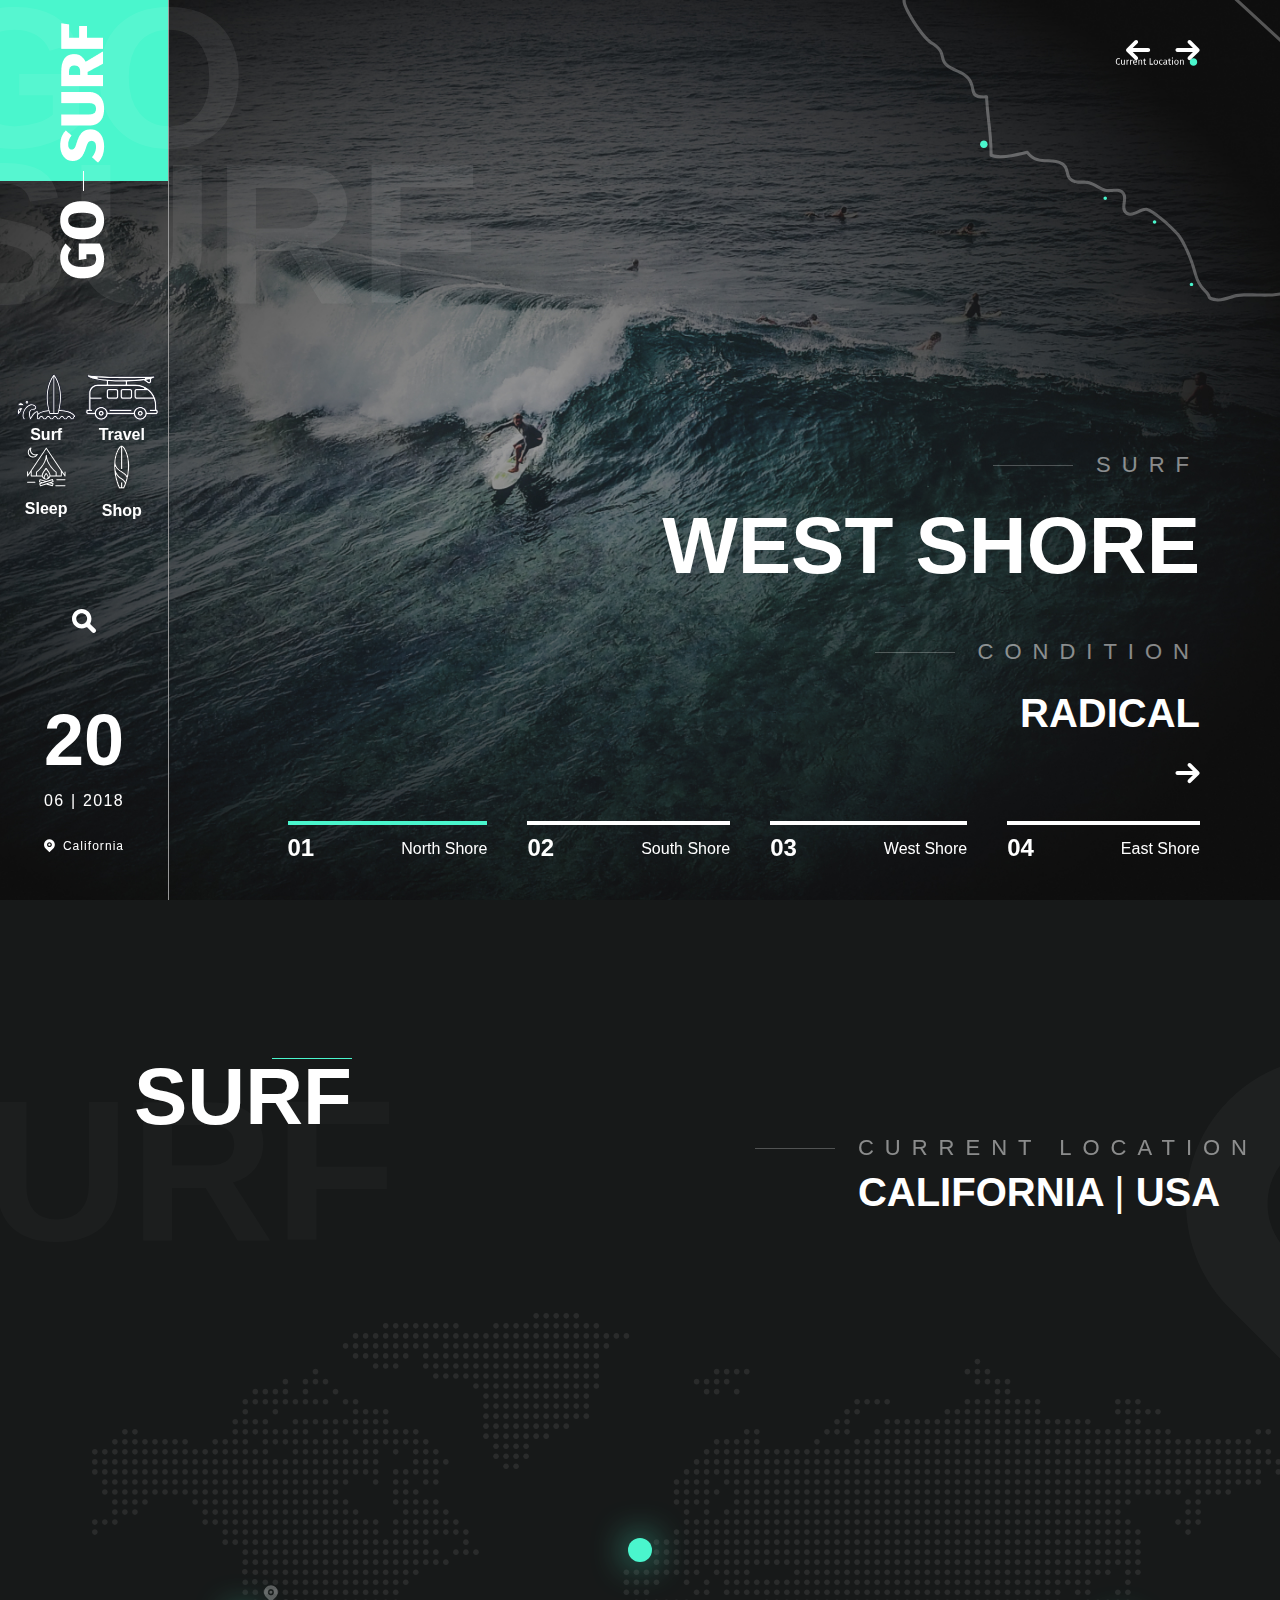
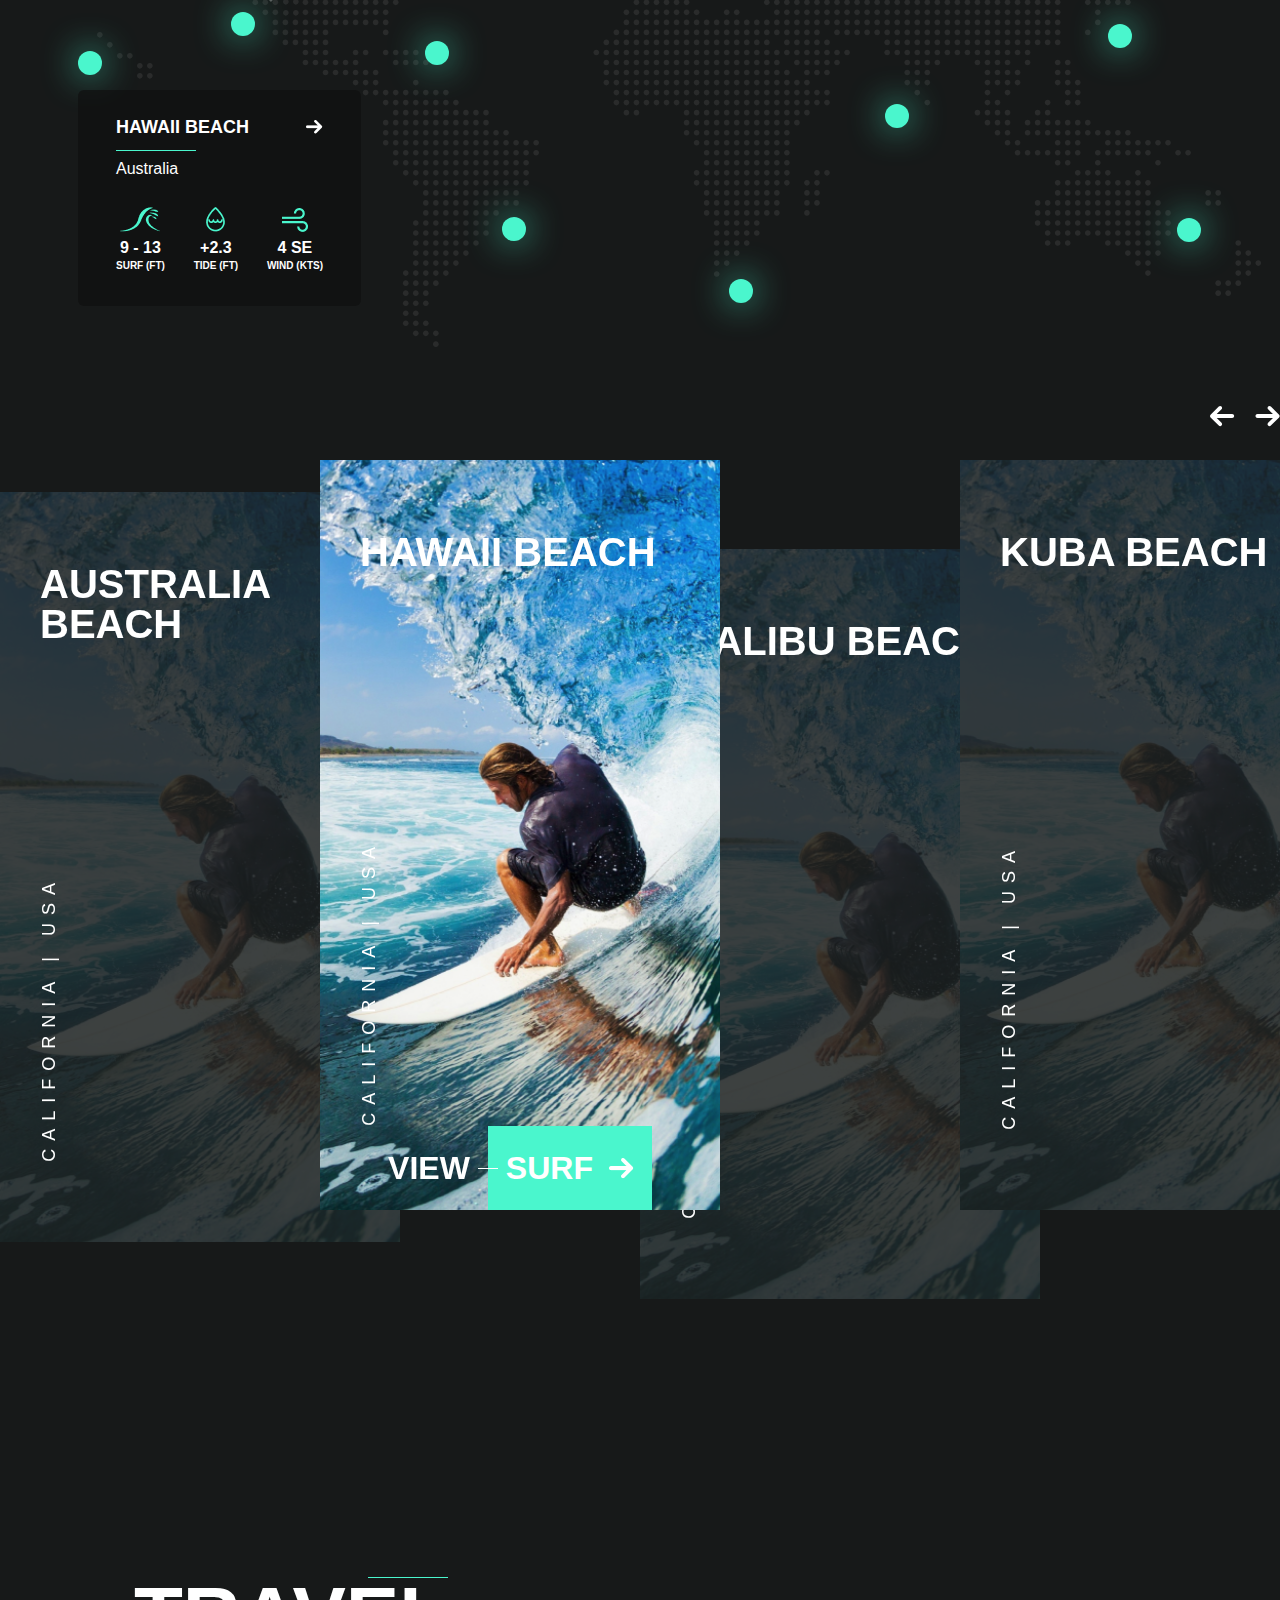
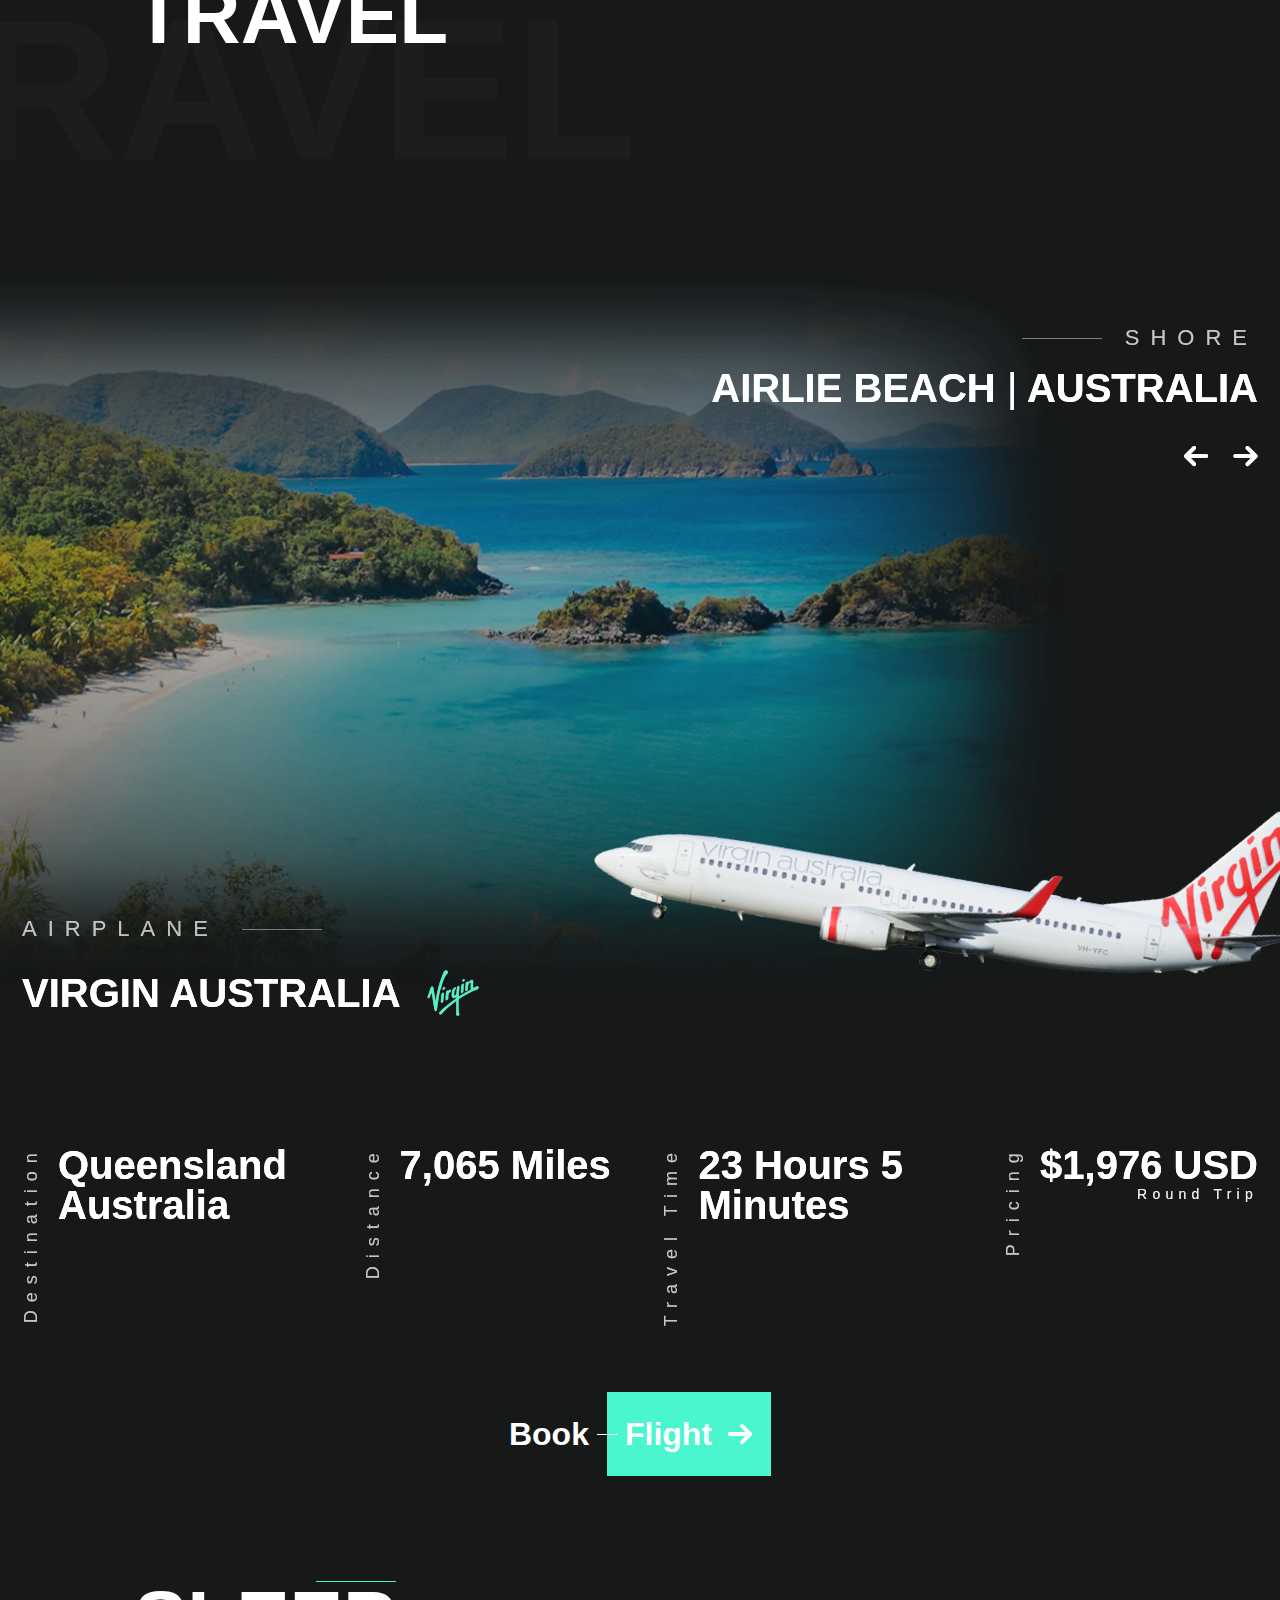
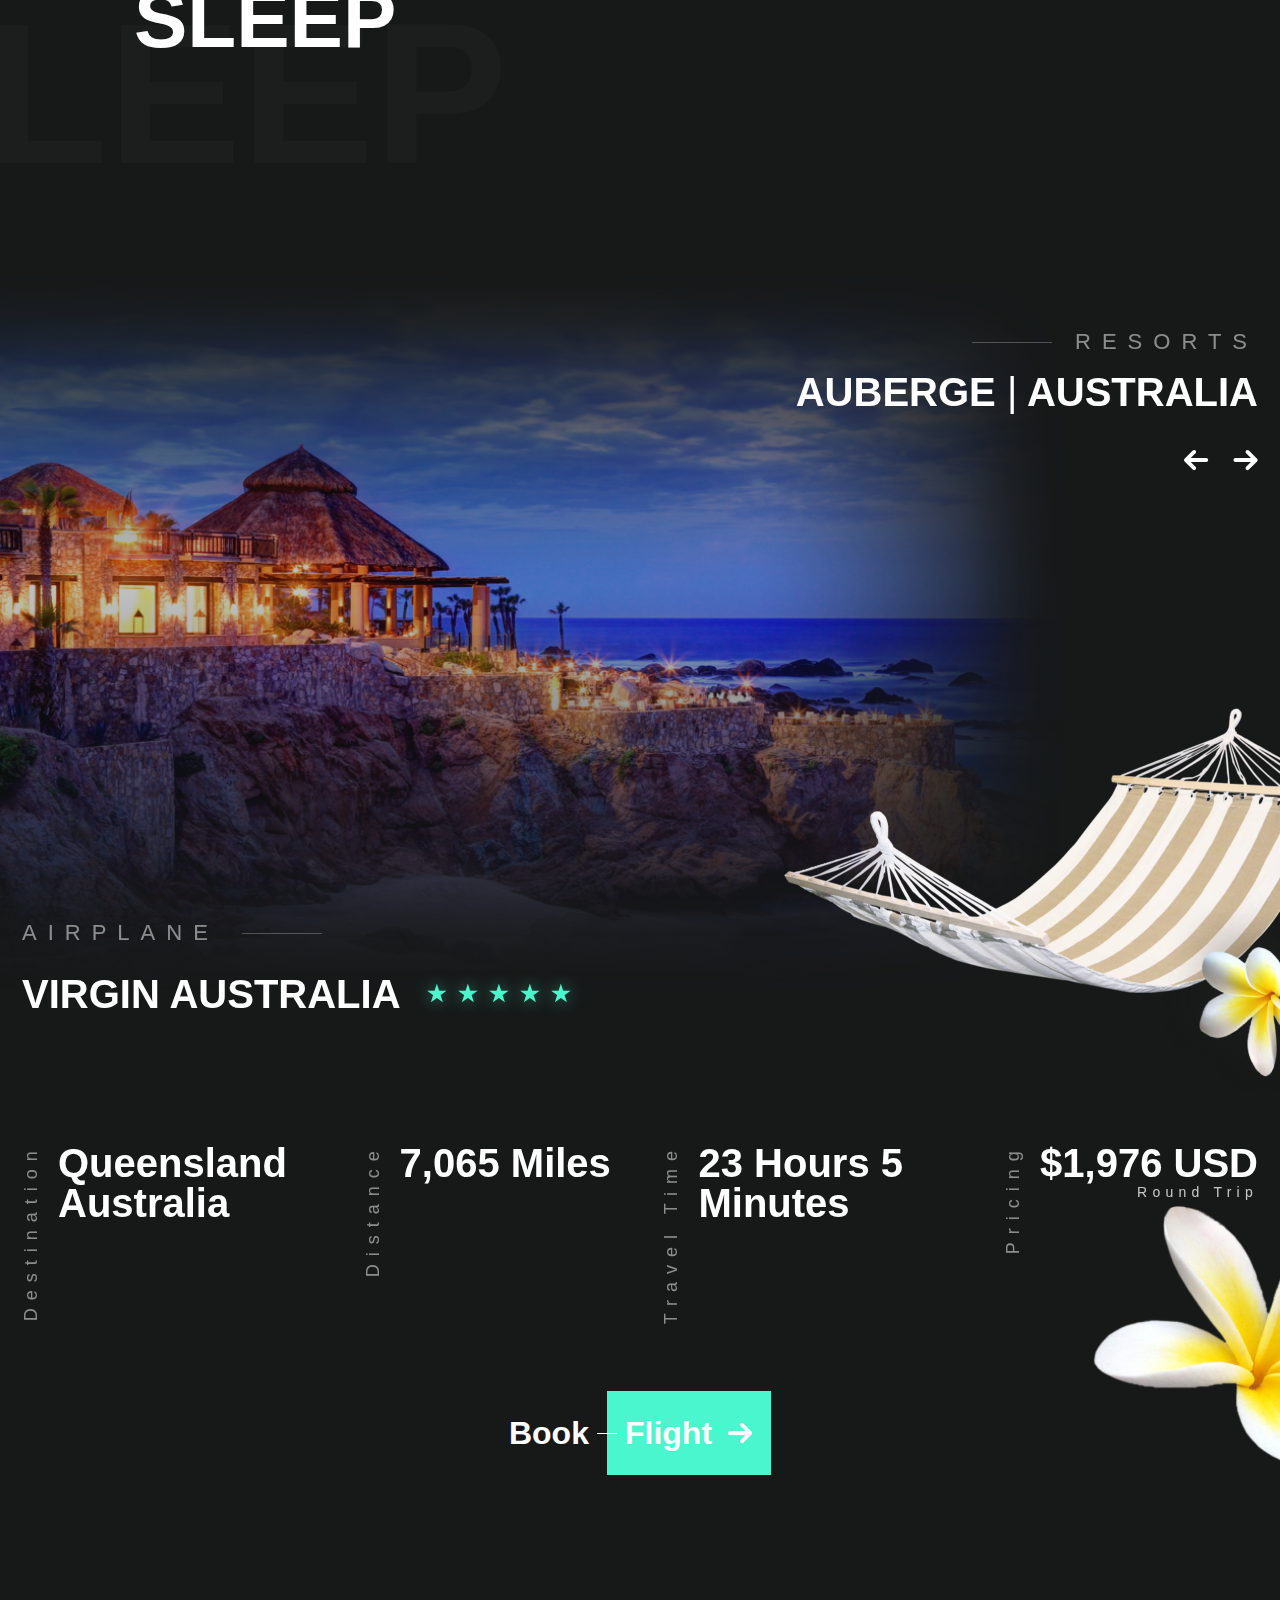
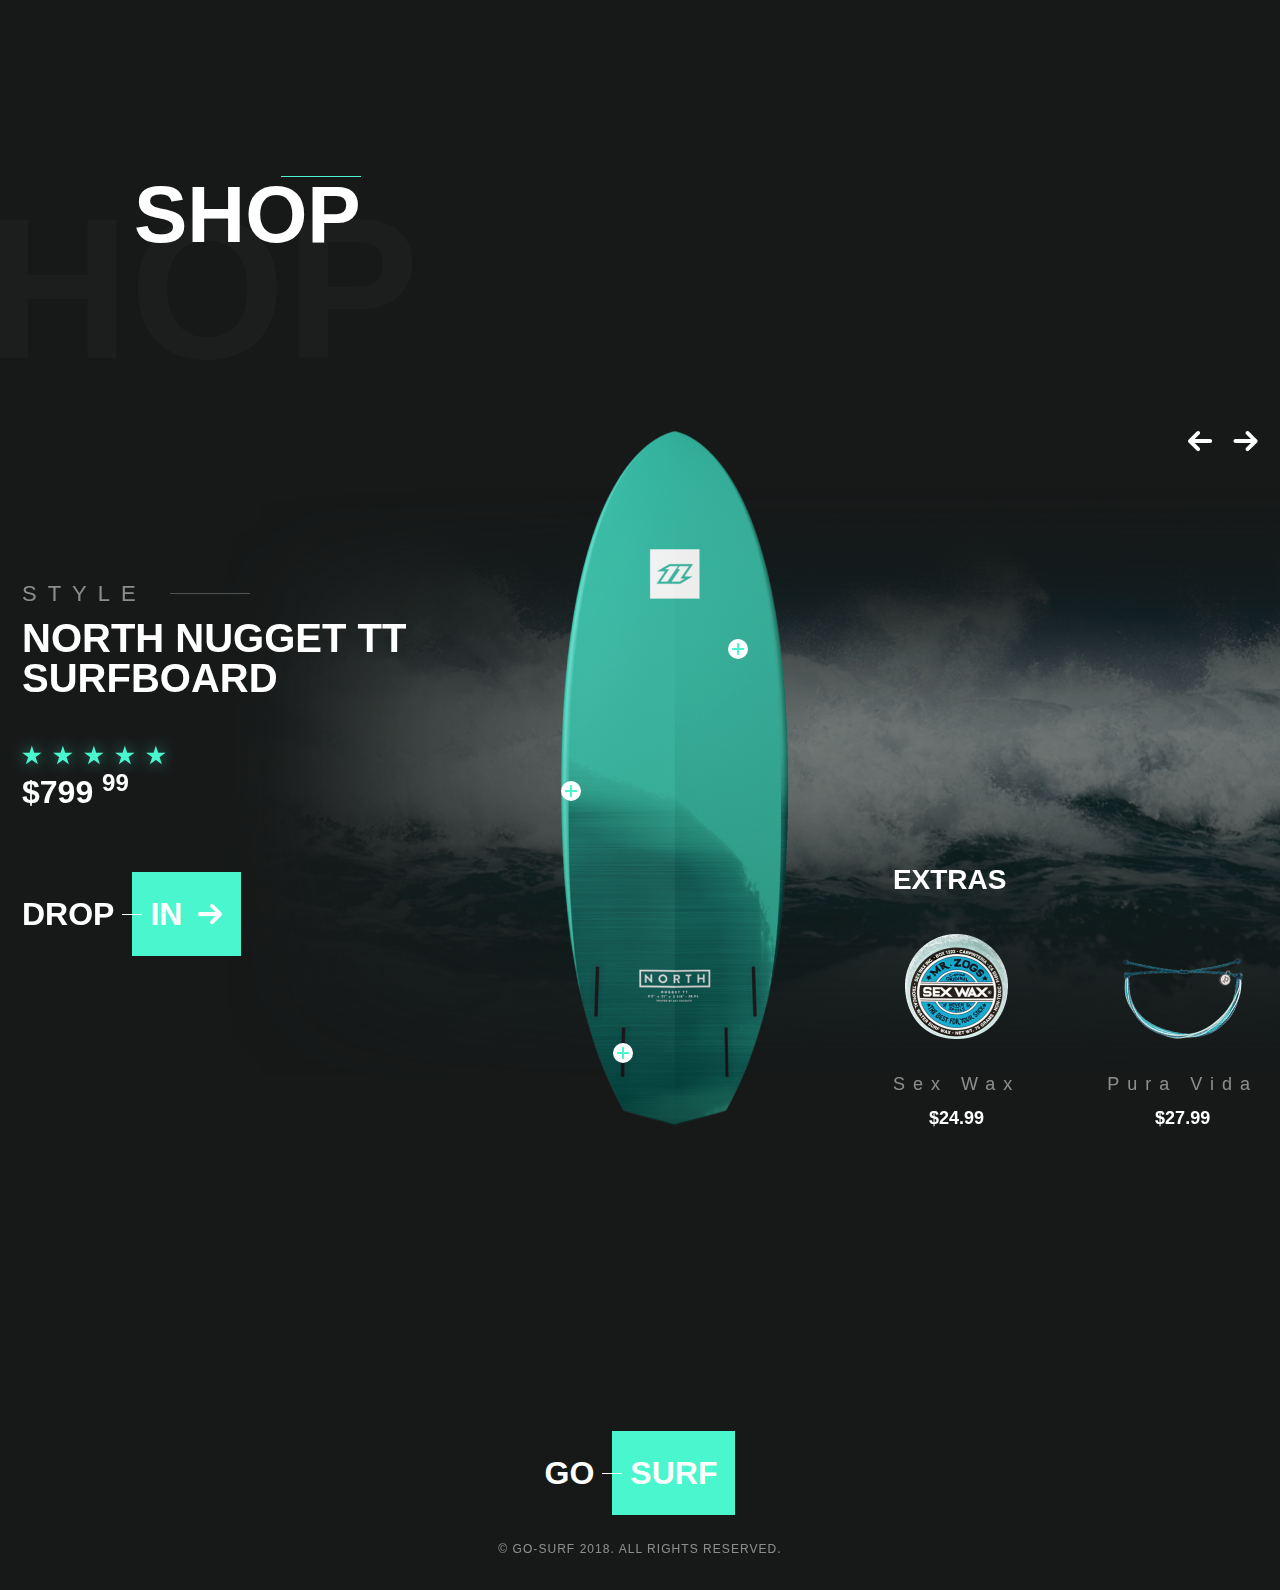
<file: Landing Page GoSurf/index.html>
<!DOCTYPE html>
<html lang="en">

<head>
    <meta charset="UTF-8">
    <meta http-equiv="X-UA-Compatible" content="IE=edge">
    <meta name="viewport" content="width=device-width, initial-scale=1.0">
    <title>GoSurf</title>
    <link rel="stylesheet" href="css/reset.css">
    <link rel="preconnect" href="https://fonts.googleapis.com">
    <link rel="preconnect" href="https://fonts.gstatic.com" crossorigin>
    <link rel="stylesheet" href="https://unpkg.com/swiper@8/swiper-bundle.min.css" />
    <script src="https://unpkg.com/swiper@8/swiper-bundle.min.js"></script>
    <link rel="stylesheet" href="css/style.css">
</head>

<body>
    <header id="header" class="header">
        <div class="header__wr">
            <div class="header-left">
                <a href="#" class="header-left__logo-link link-decor-wrapper">
                    <img class="header-left__logo-img" src="images/Gro5.png" alt="">
                </a>
                <p class="header-left__shadow-text shadow-text">
                    GO
                    SURF
                </p>
                <ul class="header-left__list">
                    <li class="header-left__item">
                        <div class="qwe">
                            <img src="images/Surf.svg" alt="" class="header-left__item-img">
                        </div>
                        <p class="header-left__item-name">Surf</p>
                    </li>
                    <li class="header-left__item">
                        <img src="images/Travel.svg" alt="" class="travel img-left__item-img">
                        <p class="header-left__item-name">Travel</p>
                    </li>
                    <li class="header-left__item">
                        <div class="qwe">
                            <img src="images/Camp.svg" alt="" class="img-left__item-img">
                        </div>
                        <p class="header-left__item-name">Sleep</p>
                    </li>
                    <li class="header-left__item">
                        <img src="images/surfboard.svg" alt="" class="img-left__item-img">
                        <p class="header-left__item-name">Shop</p>
                    </li>
                </ul>
                <img src="images/Search.svg" alt="" class="header-left__img">
                <div class="header-left__date">
                    <p class="header-left__date-day">20</p>
                    <div class="header-left__date-wr">
                        <p class="header-left__date-nums">06</p>
                        <p class="header-left__date-nums"><span class="vertical-thin-line">|</span></p>
                        <p class="header-left__date-nums">2018</p>
                    </div>
                    <div class="header-left__locate">
                        <img src="images/pointer.svg" alt="" class="header-left__locate-img">
                        <p class="header-left__locate-name">California</p>
                    </div>
                </div>
            </div>
            <button id="header-slider___scrolldown-btn-id" class="header-slider___scrolldown-btn">
                <img src="images/downarrows.svg" alt="" class="header-slider_scrolldown-img">
            </button>
            <div class="header__wr-inner">
                <svg class="header__svg" xmlns="http://www.w3.org/2000/svg" xml:space="preserve" width="200mm"
                    height="144.5mm" version="1.1"
                    style="shape-rendering:geometricPrecision; text-rendering:geometricPrecision; image-rendering:optimizeQuality; fill-rule:evenodd; clip-rule:evenodd"
                    viewBox="0 0 20000 14450" xmlns:xlink="http://www.w3.org/1999/xlink"
                    xmlns:xodm="http://www.corel.com/coreldraw/odm/2003">
                    <defs>
                        <style type="text/css">
                            .str0 {
                                stroke: white;
                                stroke-width: 52.92;
                                stroke-miterlimit: 22.9256
                            }

                            .fil0 {
                                fill: none
                            }

                            .fil2 {
                                fill: #4AF6CD
                            }

                            .fil3 {
                                fill: white;
                                fill-rule: nonzero
                            }

                            .fil1 {
                                fill: white;
                                fill-rule: nonzero;
                                fill-opacity: 0.298039
                            }
                        </style>
                    </defs>
                    <g id="Слой_x0020_1">
                        <metadata id="CorelCorpID_0Corel-Layer" />
                        <!-- roads -->
                        <path class="fil0 str0 one first-road road"
                            d="M16021.49 2900.37c-226.7,618.64 304.27,835.73 729.21,1240.04 125.92,119.83 137.93,317.76 5.4,437.49 -285.01,257.49 -1365.65,-117.08 -1297.12,222.33 70.8,350.54 984.44,841 1025.63,874.55 361.58,294.56 479.35,1041.8 280.2,1451.48 -141.71,291.52 -1081.25,193.25 -1376.79,96.17 -166.94,-54.84 -313.02,-104.4 -441.93,-149.27 -128.91,-44.86 -240.72,-85.1 -339.13,-121.28 -98.41,-36.18 -183.46,-68.34 -258.88,-97.1 -75.42,-28.76 -141.24,-54.13 -201.16,-76.72 -59.92,-22.59 -114.03,-42.43 -165.99,-60.11 -51.97,-17.68 -101.86,-33.27 -153.37,-47.32 -51.51,-14.05 -104.73,-26.64 -163.28,-38.3 -11.98,-2.38 -1297.8,-171.45 -1781.99,-171.54 -368.84,-0.07 -1411.31,-245.33 -1869.76,-234.29 -1880.53,45.3 -3578.1,412.86 -3624.89,406.1" />
                        <path class="fil0 str0 two second-road road"
                            d="M16033.71 2808.88c-226.7,618.64 304.27,835.73 729.21,1240.04 125.92,119.83 137.93,317.76 5.4,437.49 -181.5,163.97 -685.67,71.62 -1010.22,70.57 -185.1,-0.59 -311.79,28.49 -286.9,151.76 70.8,350.54 984.44,841 1025.63,874.55 361.58,294.56 479.35,1041.8 280.2,1451.48 -141.71,291.52 -1081.25,193.25 -1376.79,96.17 -1935.37,-635.71 -1063.28,-559.91 -3237.31,-757.31 -166.42,-15.11 -340.84,-22.86 -500.67,25.93 -164.65,50.24 -159.41,256.35 -104.17,367.77 183.07,369.25 1002.56,995.57 782.03,1480.95 -67.68,148.93 -226.24,242.99 -297.65,390.18 -55.91,115.28 -49.72,251.41 -74.59,377.11" />
                        <path class="fil0 three str0 third-road road"
                            d="M16021.47 2884.71c-226.7,618.64 304.27,835.73 729.21,1240.04 125.92,119.83 137.93,317.76 5.4,437.49 -285.01,257.49 -1365.65,-117.08 -1297.12,222.33 70.8,350.54 984.44,841 1025.63,874.55 80.03,65.19 685.82,323.66 548.29,662.46 -483.9,1191.99 -2641.51,3587.6 -2796.58,3906.61" />
                        <path class="fil0 four str0 fourth-road road"
                            d="M16021.47 2884.71c-226.7,618.64 304.27,835.73 729.21,1240.04 125.92,119.83 137.93,317.76 5.4,437.49 -285.01,257.49 -1365.65,-117.08 -1297.12,222.33 70.8,350.54 1094.73,675.56 1135.92,709.11 1580.9,457.15 -79.94,7192.59 -654.99,7552.15" />
                        <g id="_2035988992880">
                            <path class="fil1"
                                d="M20634.41 13414.59c-200.13,49.18 -400.6,96.77 -604,135.74l-0.28 0c-360.32,68.72 -722.67,60.41 -1086.08,52.08 -282.24,-6.47 -565.17,-12.96 -845.83,17.67l-1.87 0.23c-114.3,12.77 -246.36,53.74 -381.33,95.58 -221.88,68.8 -451.27,139.92 -653.57,105.8l-5.77 -0.76c-324.32,-57.72 -338.32,-94.99 -378,-200.82 -16.48,-43.95 -39.86,-106.23 -141.6,-206.95 -343.92,-340.6 -417.81,-596.1 -522.09,-956.78 -35.85,-123.96 -75.48,-261.01 -133.9,-424.2l0.24 -0.09c-77.12,-215.1 -187.87,-484.87 -313.37,-733.9 -97.92,-194.34 -204.29,-374.86 -309.46,-504.25 -122.81,-150.49 -465.39,-479.43 -792.33,-744.92 -234.49,-190.41 -457.46,-346.21 -575.95,-373.43 -92.29,-20.76 -221.23,38.61 -353.51,99.53 -198.86,91.58 -404.13,186.07 -587.8,73.83 -1.95,-1 -3.87,-2.09 -5.75,-3.28 -215.35,-136.75 -186.51,-349.49 -157.45,-563.72 19.59,-144.45 39.29,-289.78 -36.25,-383.78l-3.16 -3.53c-90.06,-107.37 -270.8,-96.98 -445.99,-86.91 -120.08,6.9 -237.93,13.68 -339.81,-13.73l-3.72 -0.93c-132.63,-37.23 -249.66,-103.82 -367.75,-171 -117.58,-66.89 -236.35,-134.47 -367.11,-167.94l0.05 -0.2 -0.33 -0.08c-128.02,-33.12 -239.31,-31.29 -342,-29.6 -192.86,3.19 -359.12,5.93 -562.81,-181.55 -76.14,-70.32 -104.76,-180.97 -135.63,-300.37 -34.56,-133.66 -72.55,-280.56 -184.52,-352.26 -211.65,-136.09 -442.24,-141.62 -669.83,-147.07 -331.89,-7.95 -658.03,-15.78 -945.04,-376.76 -61.46,12.85 -127.86,27.6 -197.04,42.96 -466.35,103.55 -1057.69,234.82 -1460.24,76.18 -27.62,-9.65 -47.34,-36.04 -47.1,-66.92 5.38,-526.51 -50.27,-1027.99 -106.4,-1533.89 -38.81,-349.71 -77.86,-701.56 -97.42,-1069.02 -546.24,15.15 -581.85,-156.34 -637.79,-426.8 -22.64,-109.52 -49.37,-238.64 -131.58,-375.61 -129.11,-215.06 -351.14,-313.55 -572.9,-411.9 -182.97,-81.15 -365.82,-162.26 -511.26,-308.55 -112.56,-112.63 -143.43,-244.57 -174.66,-378.06 -23.45,-100.23 -47.15,-201.52 -109.65,-284.49 -99.06,-131.07 -205.2,-202.12 -310.6,-272.67 -85.74,-57.39 -171.08,-114.52 -255.55,-201.92 -157.62,-163.17 -327.42,-378.85 -485.6,-607.81 -166.73,-241.33 -320.82,-497.79 -434.26,-723.2l0.11 -0.06 -0.11 -0.21c-137.75,-274.31 -178.39,-418.32 -163.23,-535.44l148.18 0c-17.99,99.26 14.29,220.79 140.62,472.38l0.11 -0.05c110.82,220.21 261.4,470.81 424.34,706.66 153.97,222.87 318.81,432.35 471.26,590.17 74.04,76.61 153.04,129.5 232.41,182.62 115.47,77.29 231.75,155.13 344.76,304.65 80.55,106.94 107.65,222.76 134.47,337.39 26.66,113.98 53.03,226.64 137.16,310.82 126.42,127.15 297.29,202.95 468.28,278.79 242.09,107.37 484.48,214.89 636.84,468.68 94.35,157.2 123.75,299.23 148.66,419.69 43.09,208.32 69.8,337.28 563.21,311.55 38.81,-1.97 71.89,27.89 73.86,66.7l0.07 2.1c17.78,384.95 59.17,757.76 100.27,1128.15 54.71,493.16 108.98,982.14 107.29,1500.62 363.42,118.13 905.3,-2.14 1336.13,-97.81 85.16,-18.91 166.09,-36.89 242.6,-52.3 27.54,-5.51 54.53,5.9 70.23,27.05 252.8,341.12 555.07,348.38 862.87,355.75 247.44,5.92 498.16,11.94 742.59,169.11 158.17,101.29 203.43,276.28 244.6,435.5 25.46,98.48 49.07,189.75 94.85,232.03 162.54,149.61 302.69,147.29 465.25,144.61 111.81,-1.84 232.97,-3.84 379.15,33.94l0.05 -0.2c148.1,37.91 275.61,110.47 401.85,182.28 110.39,62.8 219.79,125.04 336.33,157.76l2.42 0.73c79.81,21.36 186.57,15.23 295.35,8.97 209.79,-12.06 426.22,-24.51 561.75,137.07l3.74 4.89c114.62,140.98 90.8,316.8 67.09,491.56 -22.97,169.33 -45.77,337.47 93.51,425.92l3.83 2.62c119.95,72.39 290.25,-6.01 455.22,-81.99 154.31,-71.06 304.72,-140.34 443.63,-108.91l0.27 0.06c141.66,32.49 384.25,199.27 633.28,401.49 333.6,270.89 685.28,609.15 812.73,765.32 112.31,138.17 224.1,327.39 326,529.61 127.75,253.48 240.95,529.4 320.02,749.97l0.27 0c57.44,160.45 98.74,303.28 136.1,432.46 98.32,340.06 167.98,580.94 486.27,896.16 123.22,121.98 153.07,201.51 174.12,257.65 18.66,49.78 25.26,67.33 270.52,110.98l5.18 1.11c168.99,28.34 382.26,-37.77 588.56,-101.75 141.61,-43.9 280.16,-86.88 407.23,-101.08l2.13 -0.2c288.01,-31.46 576.25,-24.85 863.77,-18.26 355.66,8.16 710.3,16.28 1057.15,-49.83 212.68,-40.79 421.71,-90.94 630.45,-142.41l0 144.98zm-2528.26 -13425.76l2528.26 2328.68 0 191.45 -2736.12 -2520.13 207.86 0z" />
                        </g>
                        <!-- big circles -->
                        <path class="fil2 one first-bigcircle bigcircles"
                            d="M6414.9 6788.44c94.98,0 171.98,-76.99 171.98,-171.98 0,-94.98 -77,-171.98 -171.98,-171.98 -94.99,0 -171.98,77 -171.98,171.98 0,94.99 76.99,171.98 171.98,171.98z" />
                        <path class="fil2 two second-bigcircle bigcircles"
                            d="M11982.92 9262.9c94.98,0 171.98,-76.99 171.98,-171.98 0,-94.98 -77,-171.98 -171.98,-171.98 -94.99,0 -171.98,77 -171.98,171.98 0,94.99 76.99,171.98 171.98,171.98z" />
                        <path class="fil2 three third-bigcircle bigcircles"
                            d="M14246.56 10360.31c94.98,0 171.98,-76.99 171.98,-171.98 0,-94.98 -77,-171.98 -171.98,-171.98 -94.99,0 -171.98,77 -171.98,171.98 0,94.99 76.99,171.98 171.98,171.98z" />
                        <path class="fil2 four fourth-bigcircle bigcircles"
                            d="M15939.89 13217.81c94.98,0 171.98,-76.99 171.98,-171.98 0,-94.98 -77,-171.98 -171.98,-171.98 -94.99,0 -171.98,77 -171.98,171.98 0,94.99 76.99,171.98 171.98,171.98z" />
                        <!-- small circles -->
                        <path class="fil2"
                            d="M14246.56 10267.71c43.84,0 79.38,-35.54 79.38,-79.38 0,-43.84 -35.54,-79.37 -79.38,-79.37 -43.84,0 -79.37,35.53 -79.37,79.37 0,43.84 35.53,79.38 79.37,79.38z" />
                        <path class="fil2"
                            d="M15939.9 13125.21c43.84,0 79.37,-35.54 79.37,-79.38 0,-43.84 -35.53,-79.37 -79.37,-79.37 -43.85,0 -79.38,35.53 -79.38,79.37 0,43.84 35.53,79.38 79.38,79.38z" />
                        <path class="fil2"
                            d="M6414.9 6695.83c43.84,0 79.37,-35.53 79.37,-79.37 0,-43.84 -35.53,-79.38 -79.37,-79.38 -43.85,0 -79.38,35.54 -79.38,79.38 0,43.84 35.53,79.37 79.38,79.37z" />
                        <path class="fil2"
                            d="M16031.73 3016.83c94.98,0 171.98,-76.99 171.98,-171.98 0,-94.98 -77,-171.98 -171.98,-171.98 -94.99,0 -171.98,77 -171.98,171.98 0,94.99 76.99,171.98 171.98,171.98z" />
                        <path class="fil2"
                            d="M11982.93 9170.3c43.84,0 79.37,-35.53 79.37,-79.37 0,-43.84 -35.53,-79.38 -79.37,-79.38 -43.85,0 -79.38,35.54 -79.38,79.38 0,43.84 35.53,79.37 79.38,79.37z" />
                        <!-- text -->
                        <path class="fil3 one first-text text"
                            d="M1858.69 6497.75l-59.27 291.68 -51.64 0 -53.77 -244.27 -54.18 244.27 -50.38 0 -59.27 -291.68 39.37 0 46.99 256.54 56.31 -256.54 42.75 0 57.58 256.54 48.68 -256.54 36.83 0zm215.21 173.57c0,6.48 -0.26,13.12 -0.85,19.89l-142.24 0c1.7,24.56 7.92,42.63 18.63,54.19 10.74,11.56 24.55,17.36 41.49,17.36 10.74,0 20.61,-1.56 29.63,-4.66 9.05,-3.1 18.5,-8.04 28.36,-14.82l16.94 23.29c-23.71,18.62 -49.66,27.94 -77.9,27.94 -31.03,0 -55.29,-10.16 -72.81,-30.48 -17.2,-20.32 -25.82,-48.26 -25.82,-83.82 0,-23.15 3.68,-43.61 11,-61.39 7.62,-18.07 18.37,-32.17 32.18,-42.33 14.13,-10.16 30.64,-15.24 49.53,-15.24 29.63,0 52.36,9.74 68.15,29.21 15.83,19.47 23.71,46.43 23.71,80.86zm-38.52 -11.43c0,-22.02 -4.37,-38.82 -13.13,-50.38 -8.73,-11.56 -21.85,-17.36 -39.37,-17.36 -31.88,0 -49.23,23.42 -52.07,70.28l104.57 0 0 -2.54zm161.26 -98.64c15.24,0 28.92,2.12 41.06,6.35 12.15,4.23 23.71,10.58 34.72,19.05l-16.51 24.55c-10.16,-6.48 -19.9,-11.29 -29.21,-14.39 -9.02,-3.1 -18.63,-4.66 -28.79,-4.66 -12.7,0 -22.73,2.68 -30.06,8.05 -7.32,5.08 -11,12.14 -11,21.16 0,9.03 3.38,16.09 10.16,21.17 7.06,5.08 19.6,10.03 37.67,14.82 24.85,6.21 43.32,14.68 55.46,25.4 12.41,10.71 18.63,25.4 18.63,44.02 0,22.02 -8.6,38.82 -25.83,50.38 -16.93,11.56 -37.67,17.36 -62.23,17.36 -33.86,0 -61.93,-9.74 -84.24,-29.21l20.74 -23.71c18.92,14.39 39.8,21.59 62.66,21.59 14.68,0 26.24,-2.96 34.71,-8.89 8.76,-6.22 13.12,-14.53 13.12,-24.98 0,-7.62 -1.56,-13.68 -4.65,-18.2 -3.1,-4.79 -8.47,-8.89 -16.09,-12.28 -7.62,-3.67 -18.76,-7.48 -33.44,-11.43 -23.71,-6.21 -40.93,-14.52 -51.65,-24.97 -10.45,-10.45 -15.66,-23.71 -15.66,-39.8 0,-11.56 3.38,-22.01 10.16,-31.32 7.06,-9.61 16.64,-16.94 28.78,-22.02 12.41,-5.37 26.25,-8.04 41.49,-8.04zm249.69 218.02c-14.69,10.16 -31.33,15.24 -49.96,15.24 -18.91,0 -33.73,-5.37 -44.45,-16.09 -10.45,-11.01 -15.66,-26.8 -15.66,-47.41l0 -134.62 -38.95 0 0 -30.06 38.95 0 0 -50.38 38.95 -4.65 0 55.03 52.91 0 -4.23 30.06 -48.68 0 0 132.92c0,11.57 1.96,20.03 5.92,25.4 4.24,5.08 11.14,7.62 20.75,7.62 8.73,0 18.62,-2.96 29.63,-8.89l14.82 25.83zm226.46 -286.6c19.47,0 36.14,2.83 49.95,8.47 13.84,5.37 27.25,13.83 40.22,25.4l-22.02 24.55c-11,-8.76 -21.85,-15.11 -32.59,-19.05 -10.43,-4.23 -21.73,-6.35 -33.87,-6.35 -15.24,0 -27.78,3.52 -37.68,10.58 -9.87,7.07 -14.81,17.36 -14.81,30.91 0,8.46 1.69,15.66 5.08,21.59 3.38,5.63 9.6,10.87 18.62,15.66 9.32,4.79 22.73,9.87 40.22,15.24 18.36,5.64 33.6,11.72 45.72,18.2 12.14,6.49 21.88,15.53 29.21,27.1 7.62,11.29 11.43,25.69 11.43,43.18 0,16.93 -4.23,31.88 -12.7,44.87 -8.18,12.99 -20.16,23.15 -35.98,30.48 -15.51,7.33 -34,11.01 -55.46,11.01 -40.35,0 -73.37,-12.57 -99.06,-37.68l22.01 -24.55c11.86,9.6 23.87,16.93 35.99,22.01 12.14,4.79 25.69,7.2 40.64,7.2 18.07,0 33.02,-4.37 44.87,-13.13 11.85,-9.02 17.78,-22.01 17.78,-38.94 0,-9.61 -1.83,-17.49 -5.5,-23.71 -3.66,-6.48 -10.01,-12.28 -19.05,-17.36 -8.74,-5.08 -21.59,-10.16 -38.53,-15.24 -29.9,-9.02 -51.78,-19.89 -65.61,-32.59 -13.82,-12.7 -20.75,-29.93 -20.75,-51.65 0,-14.68 3.81,-27.81 11.43,-39.37 7.91,-11.56 18.79,-20.61 32.6,-27.09 14.13,-6.49 30.06,-9.74 47.84,-9.74zm261.59 68.58c20.32,0 36.11,6.06 47.41,18.2 11.56,12.15 17.36,28.79 17.36,49.96l0 160.02 -38.95 0 0 -154.52c0,-15.8 -3.09,-26.96 -9.31,-33.44 -5.93,-6.49 -14.69,-9.74 -26.25,-9.74 -11.56,0 -21.88,3.39 -30.9,10.16 -9.02,6.77 -17.49,16.38 -25.4,28.79l0 158.75 -38.95 0 0 -312.42 38.95 -4.24 0 124.46c17.49,-23.99 39.5,-35.98 66.04,-35.98zm226.88 0c31.33,0 55.59,10.45 72.81,31.33 17.49,20.87 26.25,49.24 26.25,85.09 0,23.15 -3.94,43.6 -11.85,61.38 -7.92,17.49 -19.35,31.19 -34.29,41.06 -14.95,9.61 -32.73,14.4 -53.34,14.4 -31.33,0 -55.75,-10.45 -73.24,-31.33 -17.49,-20.88 -26.25,-49.24 -26.25,-85.09 0,-23.15 3.94,-43.47 11.86,-60.96 7.91,-17.78 19.34,-31.46 34.29,-41.06 14.94,-9.87 32.88,-14.82 53.76,-14.82zm0 31.33c-38.66,0 -58,28.49 -58,85.51 0,56.73 19.18,85.09 57.58,85.09 38.39,0 57.57,-28.5 57.57,-85.51 0,-56.73 -19.05,-85.09 -57.15,-85.09zm260.35 -31.33c7.91,0 15.24,0.85 22.01,2.54l-7.19 38.1c-6.78,-1.69 -13.26,-2.54 -19.48,-2.54 -13.84,0 -24.97,5.08 -33.44,15.24 -8.47,10.16 -15.11,25.96 -19.9,47.41l0 127.43 -38.94 0 0 -223.1 33.44 0 3.81 45.3c5.93,-16.65 13.97,-29.21 24.13,-37.68 10.16,-8.47 22.01,-12.7 35.56,-12.7zm222.01 110.07c0,6.48 -0.26,13.12 -0.85,19.89l-142.24 0c1.7,24.56 7.92,42.63 18.63,54.19 10.74,11.56 24.55,17.36 41.49,17.36 10.74,0 20.61,-1.56 29.63,-4.66 9.05,-3.1 18.5,-8.04 28.36,-14.82l16.94 23.29c-23.71,18.62 -49.66,27.94 -77.9,27.94 -31.03,0 -55.29,-10.16 -72.81,-30.48 -17.2,-20.32 -25.82,-48.26 -25.82,-83.82 0,-23.15 3.68,-43.61 11,-61.39 7.62,-18.07 18.37,-32.17 32.18,-42.33 14.13,-10.16 30.64,-15.24 49.53,-15.24 29.63,0 52.36,9.74 68.15,29.21 15.83,19.47 23.71,46.43 23.71,80.86zm-38.52 -11.43c0,-22.02 -4.37,-38.82 -13.13,-50.38 -8.73,-11.56 -21.85,-17.36 -39.37,-17.36 -31.88,0 -49.23,23.42 -52.07,70.28l104.57 0 0 -2.54zm264.42 -209.55l0 380.57 -9.31 0 0 -380.57 9.31 0zm498.13 339.09l-38.94 0 -10.16 -131.66c-4.24,-51.65 -6.62,-91.31 -7.2,-118.96l-63.08 217.6 -37.67 0 -66.47 -218.02c0,35.27 -1.82,76.07 -5.5,122.34l-9.74 128.7 -38.1 0 24.13 -291.68 54.19 0 61.38 212.09 58.42 -212.09 54.61 0 24.13 291.68zm216.88 -52.07c0,9.02 1.56,15.79 4.66,20.32 3.12,4.23 7.78,7.48 13.97,9.73l-8.89 27.1c-11.56,-1.41 -20.88,-4.66 -27.94,-9.74 -7.04,-5.08 -12.28,-12.99 -15.66,-23.71 -14.95,22.31 -37.1,33.45 -66.47,33.45 -22.01,0 -39.37,-6.22 -52.07,-18.63 -12.7,-12.41 -19.05,-28.65 -19.05,-48.68 0,-23.71 8.47,-41.91 25.4,-54.61 17.23,-12.7 41.49,-19.05 72.82,-19.05l34.29 0 0 -16.51c0,-15.8 -3.81,-27.1 -11.43,-33.87 -7.62,-6.77 -19.32,-10.16 -35.14,-10.16 -16.35,0 -36.41,3.94 -60.11,11.85l-9.74 -28.36c27.67,-10.16 53.34,-15.24 77.05,-15.24 26.24,0 45.87,6.48 58.84,19.47 12.99,12.7 19.47,30.91 19.47,54.61l0 102.03zm-91.44 27.94c22.31,0 39.8,-11.57 52.5,-34.72l0 -51.22 -29.21 0c-41.2,0 -61.81,15.24 -61.81,45.72 0,13.26 3.25,23.28 9.74,30.06 6.5,6.77 16.08,10.16 28.78,10.16zm211.75 29.21c-14.4,0 -25.83,-4.24 -34.29,-12.7 -8.18,-8.76 -12.28,-20.88 -12.28,-36.41l0 -268.82 38.95 -4.65 0 272.62c0,6.22 1,10.72 2.96,13.55 2.28,2.83 5.93,4.23 11.01,4.23 5.37,0 10.16,-0.84 14.39,-2.54l10.16 27.1c-9.31,5.08 -19.6,7.62 -30.9,7.62zm118.53 -228.18l0 223.1 -38.95 0 0 -223.1 38.95 0zm-19.9 -107.1c8.18,0 14.82,2.54 19.9,7.62 5.08,5.08 7.62,11.43 7.62,19.05 0,7.62 -2.54,13.97 -7.62,19.05 -5.08,4.79 -11.72,7.19 -19.9,7.19 -7.91,0 -14.39,-2.4 -19.47,-7.19 -5.08,-5.08 -7.62,-11.43 -7.62,-19.05 0,-7.62 2.54,-13.97 7.62,-19.05 5.08,-5.08 11.56,-7.62 19.47,-7.62zm202.44 102.02c25.4,0 45.59,10.29 60.53,30.9 14.98,20.32 22.44,48.82 22.44,85.52 0,23.15 -3.52,43.6 -10.58,61.38 -7.04,17.49 -17.2,31.19 -30.48,41.06 -13.26,9.61 -28.79,14.4 -46.57,14.4 -23.41,0 -43.18,-9.87 -59.27,-29.64l-3.81 24.56 -34.29 0 0 -312.85 38.95 -4.65 0 122.34c16.09,-22.01 37.12,-33.02 63.08,-33.02zm-13.97 202.35c17.22,0 30.64,-6.9 40.21,-20.74 9.9,-14.1 14.82,-35.85 14.82,-65.19 0,-30.19 -4.5,-51.94 -13.55,-65.2 -9.02,-13.54 -21.85,-20.32 -38.52,-20.32 -19.74,0 -37.09,11.57 -52.07,34.72l0 106.68c5.93,9.31 13.12,16.64 21.59,22.01 8.76,5.37 17.94,8.04 27.52,8.04zm329.24 25.83l-33.44 0 -2.96 -34.72c-8.47,13.84 -18.2,24 -29.21,30.48 -11.01,6.22 -24.4,9.32 -40.22,9.32 -19.47,0 -34.71,-5.93 -45.72,-17.78 -11.01,-11.86 -16.51,-28.66 -16.51,-50.38l0 -160.02 38.95 0 0 155.79c0,15.24 2.7,26.11 8.04,32.59 5.37,6.22 14.13,9.32 26.25,9.32 21.75,0 40.37,-12.84 55.88,-38.53l0 -159.17 38.94 0 0 223.1zm90.62 -53.77c8.47,0 15.54,2.83 21.17,8.47 5.64,5.64 8.47,12.57 8.47,20.74 0,8.76 -2.54,18.76 -7.62,30.06l-28.37 64.77 -27.94 0 16.94 -70.27c-3.68,-2.83 -6.64,-6.35 -8.89,-10.59 -1.99,-4.23 -2.97,-8.89 -2.97,-13.97 0,-8.17 2.84,-15.1 8.47,-20.74 5.64,-5.64 12.57,-8.47 20.74,-8.47zm307.72 -242.99c17.48,0 32.17,2.25 44.02,6.77 12.15,4.53 24.42,11.86 36.83,22.02l-22.01 25.82c-17.78,-14.39 -36.54,-21.59 -56.3,-21.59 -24.27,0 -43.9,9.31 -58.85,27.94 -14.68,18.63 -22.01,48.55 -22.01,89.75 0,40.08 7.33,69.71 22.01,88.9 14.69,18.91 34.16,28.36 58.42,28.36 12.41,0 23.29,-2.12 32.6,-6.35 9.31,-4.23 19.18,-10.16 29.63,-17.78l19.9 25.4c-9.02,9.31 -20.61,17.07 -34.71,23.28 -14.11,6.22 -30.35,9.32 -48.69,9.32 -23.7,0 -44.87,-5.8 -63.5,-17.36 -18.33,-11.85 -32.73,-29.08 -43.18,-51.65 -10.16,-22.86 -15.24,-50.24 -15.24,-82.12 0,-31.89 5.37,-59.14 16.09,-81.71 10.71,-22.86 25.27,-40.08 43.6,-51.64 18.34,-11.57 38.82,-17.36 61.39,-17.36zm290.22 296.76l-22.02 -73.24 -110.49 0 -22.01 73.24 -40.64 0 93.56 -291.68 50.8 0 93.13 291.68 -42.33 0zm-122.77 -105.84l91.02 0 -45.3 -152.4 -45.72 152.4z" />
                        <path class="fil3 two second-text text"
                            d="M7298.87 8891.24l-59.27 291.68 -51.64 0 -53.77 -244.27 -54.18 244.27 -50.38 0 -59.27 -291.68 39.37 0 46.99 256.54 56.31 -256.54 42.75 0 57.58 256.54 48.68 -256.54 36.83 0zm215.21 173.57c0,6.48 -0.26,13.12 -0.85,19.89l-142.24 0c1.7,24.56 7.92,42.63 18.63,54.19 10.74,11.56 24.55,17.36 41.49,17.36 10.74,0 20.61,-1.56 29.63,-4.66 9.05,-3.1 18.5,-8.04 28.36,-14.82l16.94 23.29c-23.71,18.62 -49.66,27.94 -77.9,27.94 -31.03,0 -55.29,-10.16 -72.81,-30.48 -17.2,-20.32 -25.82,-48.26 -25.82,-83.82 0,-23.15 3.68,-43.61 11,-61.39 7.62,-18.07 18.37,-32.17 32.18,-42.33 14.13,-10.16 30.64,-15.24 49.53,-15.24 29.63,0 52.36,9.74 68.15,29.21 15.83,19.47 23.71,46.43 23.71,80.86zm-38.52 -11.43c0,-22.02 -4.37,-38.82 -13.13,-50.38 -8.73,-11.56 -21.85,-17.36 -39.37,-17.36 -31.88,0 -49.23,23.42 -52.07,70.28l104.57 0 0 -2.54zm161.26 -98.64c15.24,0 28.92,2.12 41.06,6.35 12.15,4.23 23.71,10.58 34.72,19.05l-16.51 24.55c-10.16,-6.48 -19.9,-11.29 -29.21,-14.39 -9.02,-3.1 -18.63,-4.66 -28.79,-4.66 -12.7,0 -22.73,2.68 -30.06,8.05 -7.32,5.08 -11,12.14 -11,21.16 0,9.03 3.38,16.09 10.16,21.17 7.06,5.08 19.6,10.03 37.67,14.82 24.85,6.21 43.32,14.68 55.46,25.4 12.41,10.71 18.63,25.4 18.63,44.02 0,22.02 -8.6,38.82 -25.83,50.38 -16.93,11.56 -37.67,17.36 -62.23,17.36 -33.86,0 -61.93,-9.74 -84.24,-29.21l20.74 -23.71c18.92,14.39 39.8,21.59 62.66,21.59 14.68,0 26.24,-2.96 34.71,-8.89 8.76,-6.22 13.12,-14.53 13.12,-24.98 0,-7.62 -1.56,-13.68 -4.65,-18.2 -3.1,-4.79 -8.47,-8.89 -16.09,-12.28 -7.62,-3.67 -18.76,-7.48 -33.44,-11.43 -23.71,-6.21 -40.93,-14.52 -51.65,-24.97 -10.45,-10.45 -15.66,-23.71 -15.66,-39.8 0,-11.56 3.38,-22.01 10.16,-31.32 7.06,-9.61 16.64,-16.94 28.78,-22.02 12.41,-5.37 26.25,-8.04 41.49,-8.04zm249.69 218.02c-14.69,10.16 -31.33,15.24 -49.96,15.24 -18.91,0 -33.73,-5.37 -44.45,-16.09 -10.45,-11.01 -15.66,-26.8 -15.66,-47.41l0 -134.62 -38.95 0 0 -30.06 38.95 0 0 -50.38 38.95 -4.65 0 55.03 52.91 0 -4.23 30.06 -48.68 0 0 132.92c0,11.57 1.96,20.03 5.92,25.4 4.24,5.08 11.14,7.62 20.75,7.62 8.73,0 18.62,-2.96 29.63,-8.89l14.82 25.83zm226.46 -286.6c19.47,0 36.14,2.83 49.95,8.47 13.84,5.37 27.25,13.83 40.22,25.4l-22.02 24.55c-11,-8.76 -21.85,-15.11 -32.59,-19.05 -10.43,-4.23 -21.73,-6.35 -33.87,-6.35 -15.24,0 -27.78,3.52 -37.68,10.58 -9.87,7.07 -14.81,17.36 -14.81,30.91 0,8.46 1.69,15.66 5.08,21.59 3.38,5.63 9.6,10.87 18.62,15.66 9.32,4.79 22.73,9.87 40.22,15.24 18.36,5.64 33.6,11.72 45.72,18.2 12.14,6.49 21.88,15.53 29.21,27.1 7.62,11.29 11.43,25.69 11.43,43.18 0,16.93 -4.23,31.88 -12.7,44.87 -8.18,12.99 -20.16,23.15 -35.98,30.48 -15.51,7.33 -34,11.01 -55.46,11.01 -40.35,0 -73.37,-12.57 -99.06,-37.68l22.01 -24.55c11.86,9.6 23.87,16.93 35.99,22.01 12.14,4.79 25.69,7.2 40.64,7.2 18.07,0 33.02,-4.37 44.87,-13.13 11.85,-9.02 17.78,-22.01 17.78,-38.94 0,-9.61 -1.83,-17.49 -5.5,-23.71 -3.66,-6.48 -10.01,-12.28 -19.05,-17.36 -8.74,-5.08 -21.59,-10.16 -38.53,-15.24 -29.9,-9.02 -51.78,-19.89 -65.61,-32.59 -13.82,-12.7 -20.75,-29.93 -20.75,-51.65 0,-14.68 3.81,-27.81 11.43,-39.37 7.91,-11.56 18.79,-20.61 32.6,-27.09 14.13,-6.49 30.06,-9.74 47.84,-9.74zm261.59 68.58c20.32,0 36.11,6.06 47.41,18.2 11.56,12.15 17.36,28.79 17.36,49.96l0 160.02 -38.95 0 0 -154.52c0,-15.8 -3.09,-26.96 -9.31,-33.44 -5.93,-6.49 -14.69,-9.74 -26.25,-9.74 -11.56,0 -21.88,3.39 -30.9,10.16 -9.02,6.77 -17.49,16.38 -25.4,28.79l0 158.75 -38.95 0 0 -312.42 38.95 -4.24 0 124.46c17.49,-23.99 39.5,-35.98 66.04,-35.98zm226.88 0c31.33,0 55.59,10.45 72.81,31.33 17.49,20.87 26.25,49.24 26.25,85.09 0,23.15 -3.94,43.6 -11.85,61.38 -7.92,17.49 -19.35,31.19 -34.29,41.06 -14.95,9.61 -32.73,14.4 -53.34,14.4 -31.33,0 -55.75,-10.45 -73.24,-31.33 -17.49,-20.88 -26.25,-49.24 -26.25,-85.09 0,-23.15 3.94,-43.47 11.86,-60.96 7.91,-17.78 19.34,-31.46 34.29,-41.06 14.94,-9.87 32.88,-14.82 53.76,-14.82zm0 31.33c-38.66,0 -58,28.49 -58,85.51 0,56.73 19.18,85.09 57.58,85.09 38.39,0 57.57,-28.5 57.57,-85.51 0,-56.73 -19.05,-85.09 -57.15,-85.09zm260.35 -31.33c7.91,0 15.24,0.85 22.01,2.54l-7.19 38.1c-6.78,-1.69 -13.26,-2.54 -19.48,-2.54 -13.84,0 -24.97,5.08 -33.44,15.24 -8.47,10.16 -15.11,25.96 -19.9,47.41l0 127.43 -38.94 0 0 -223.1 33.44 0 3.81 45.3c5.93,-16.65 13.97,-29.21 24.13,-37.68 10.16,-8.47 22.01,-12.7 35.56,-12.7zm222.01 110.07c0,6.48 -0.26,13.12 -0.85,19.89l-142.24 0c1.7,24.56 7.92,42.63 18.63,54.19 10.74,11.56 24.55,17.36 41.49,17.36 10.74,0 20.61,-1.56 29.63,-4.66 9.05,-3.1 18.5,-8.04 28.36,-14.82l16.94 23.29c-23.71,18.62 -49.66,27.94 -77.9,27.94 -31.03,0 -55.29,-10.16 -72.81,-30.48 -17.2,-20.32 -25.82,-48.26 -25.82,-83.82 0,-23.15 3.68,-43.61 11,-61.39 7.62,-18.07 18.37,-32.17 32.18,-42.33 14.13,-10.16 30.64,-15.24 49.53,-15.24 29.63,0 52.36,9.74 68.15,29.21 15.83,19.47 23.71,46.43 23.71,80.86zm-38.52 -11.43c0,-22.02 -4.37,-38.82 -13.13,-50.38 -8.73,-11.56 -21.85,-17.36 -39.37,-17.36 -31.88,0 -49.23,23.42 -52.07,70.28l104.57 0 0 -2.54zm264.42 -209.55l0 380.57 -9.31 0 0 -380.57 9.31 0zm498.13 339.09l-38.94 0 -10.16 -131.66c-4.24,-51.65 -6.62,-91.31 -7.2,-118.96l-63.08 217.6 -37.67 0 -66.47 -218.02c0,35.27 -1.82,76.07 -5.5,122.34l-9.74 128.7 -38.1 0 24.13 -291.68 54.19 0 61.38 212.09 58.42 -212.09 54.61 0 24.13 291.68zm216.88 -52.07c0,9.02 1.56,15.79 4.66,20.32 3.12,4.23 7.78,7.48 13.97,9.73l-8.89 27.1c-11.56,-1.41 -20.88,-4.66 -27.94,-9.74 -7.04,-5.08 -12.28,-12.99 -15.66,-23.71 -14.95,22.31 -37.1,33.45 -66.47,33.45 -22.01,0 -39.37,-6.22 -52.07,-18.63 -12.7,-12.41 -19.05,-28.65 -19.05,-48.68 0,-23.71 8.47,-41.91 25.4,-54.61 17.23,-12.7 41.49,-19.05 72.82,-19.05l34.29 0 0 -16.51c0,-15.8 -3.81,-27.1 -11.43,-33.87 -7.62,-6.77 -19.32,-10.16 -35.14,-10.16 -16.35,0 -36.41,3.94 -60.11,11.85l-9.74 -28.36c27.67,-10.16 53.34,-15.24 77.05,-15.24 26.24,0 45.87,6.48 58.84,19.47 12.99,12.7 19.47,30.91 19.47,54.61l0 102.03zm-91.44 27.94c22.31,0 39.8,-11.57 52.5,-34.72l0 -51.22 -29.21 0c-41.2,0 -61.81,15.24 -61.81,45.72 0,13.26 3.25,23.28 9.74,30.06 6.5,6.77 16.08,10.16 28.78,10.16zm211.75 29.21c-14.4,0 -25.83,-4.24 -34.29,-12.7 -8.18,-8.76 -12.28,-20.88 -12.28,-36.41l0 -268.82 38.95 -4.65 0 272.62c0,6.22 1,10.72 2.96,13.55 2.28,2.83 5.93,4.23 11.01,4.23 5.37,0 10.16,-0.84 14.39,-2.54l10.16 27.1c-9.31,5.08 -19.6,7.62 -30.9,7.62zm118.53 -228.18l0 223.1 -38.95 0 0 -223.1 38.95 0zm-19.9 -107.1c8.18,0 14.82,2.54 19.9,7.62 5.08,5.08 7.62,11.43 7.62,19.05 0,7.62 -2.54,13.97 -7.62,19.05 -5.08,4.79 -11.72,7.19 -19.9,7.19 -7.91,0 -14.39,-2.4 -19.47,-7.19 -5.08,-5.08 -7.62,-11.43 -7.62,-19.05 0,-7.62 2.54,-13.97 7.62,-19.05 5.08,-5.08 11.56,-7.62 19.47,-7.62zm202.44 102.02c25.4,0 45.59,10.29 60.53,30.9 14.98,20.32 22.44,48.82 22.44,85.52 0,23.15 -3.52,43.6 -10.58,61.38 -7.04,17.49 -17.2,31.19 -30.48,41.06 -13.26,9.61 -28.79,14.4 -46.57,14.4 -23.41,0 -43.18,-9.87 -59.27,-29.64l-3.81 24.56 -34.29 0 0 -312.85 38.95 -4.65 0 122.34c16.09,-22.01 37.12,-33.02 63.08,-33.02zm-13.97 202.35c17.22,0 30.64,-6.9 40.21,-20.74 9.9,-14.1 14.82,-35.85 14.82,-65.19 0,-30.19 -4.5,-51.94 -13.55,-65.2 -9.02,-13.54 -21.85,-20.32 -38.52,-20.32 -19.74,0 -37.09,11.57 -52.07,34.72l0 106.68c5.93,9.31 13.12,16.64 21.59,22.01 8.76,5.37 17.94,8.04 27.52,8.04zm329.24 25.83l-33.44 0 -2.96 -34.72c-8.47,13.84 -18.2,24 -29.21,30.48 -11.01,6.22 -24.4,9.32 -40.22,9.32 -19.47,0 -34.71,-5.93 -45.72,-17.78 -11.01,-11.86 -16.51,-28.66 -16.51,-50.38l0 -160.02 38.95 0 0 155.79c0,15.24 2.7,26.11 8.04,32.59 5.37,6.22 14.13,9.32 26.25,9.32 21.75,0 40.37,-12.84 55.88,-38.53l0 -159.17 38.94 0 0 223.1zm90.62 -53.77c8.47,0 15.54,2.83 21.17,8.47 5.64,5.64 8.47,12.57 8.47,20.74 0,8.76 -2.54,18.76 -7.62,30.06l-28.37 64.77 -27.94 0 16.94 -70.27c-3.68,-2.83 -6.64,-6.35 -8.89,-10.59 -1.99,-4.23 -2.97,-8.89 -2.97,-13.97 0,-8.17 2.84,-15.1 8.47,-20.74 5.64,-5.64 12.57,-8.47 20.74,-8.47zm307.72 -242.99c17.48,0 32.17,2.25 44.02,6.77 12.15,4.53 24.42,11.86 36.83,22.02l-22.01 25.82c-17.78,-14.39 -36.54,-21.59 -56.3,-21.59 -24.27,0 -43.9,9.31 -58.85,27.94 -14.68,18.63 -22.01,48.55 -22.01,89.75 0,40.08 7.33,69.71 22.01,88.9 14.69,18.91 34.16,28.36 58.42,28.36 12.41,0 23.29,-2.12 32.6,-6.35 9.31,-4.23 19.18,-10.16 29.63,-17.78l19.9 25.4c-9.02,9.31 -20.61,17.07 -34.71,23.28 -14.11,6.22 -30.35,9.32 -48.69,9.32 -23.7,0 -44.87,-5.8 -63.5,-17.36 -18.33,-11.85 -32.73,-29.08 -43.18,-51.65 -10.16,-22.86 -15.24,-50.24 -15.24,-82.12 0,-31.89 5.37,-59.14 16.09,-81.71 10.71,-22.86 25.27,-40.08 43.6,-51.64 18.34,-11.57 38.82,-17.36 61.39,-17.36zm290.22 296.76l-22.02 -73.24 -110.49 0 -22.01 73.24 -40.64 0 93.56 -291.68 50.8 0 93.13 291.68 -42.33 0zm-122.77 -105.84l91.02 0 -45.3 -152.4 -45.72 152.4z" />
                        <path class="fil3 three third-text text"
                            d="M9479.02 10075.56l-59.27 291.68 -51.64 0 -53.77 -244.27 -54.18 244.27 -50.38 0 -59.27 -291.68 39.37 0 46.99 256.54 56.31 -256.54 42.75 0 57.58 256.54 48.68 -256.54 36.83 0zm215.21 173.57c0,6.48 -0.26,13.12 -0.85,19.89l-142.24 0c1.7,24.56 7.92,42.63 18.63,54.19 10.74,11.56 24.55,17.36 41.49,17.36 10.74,0 20.61,-1.56 29.63,-4.66 9.05,-3.1 18.5,-8.04 28.36,-14.82l16.94 23.29c-23.71,18.62 -49.66,27.94 -77.9,27.94 -31.03,0 -55.29,-10.16 -72.81,-30.48 -17.2,-20.32 -25.82,-48.26 -25.82,-83.82 0,-23.15 3.68,-43.61 11,-61.39 7.62,-18.07 18.37,-32.17 32.18,-42.33 14.13,-10.16 30.64,-15.24 49.53,-15.24 29.63,0 52.36,9.74 68.15,29.21 15.83,19.47 23.71,46.43 23.71,80.86zm-38.52 -11.43c0,-22.02 -4.37,-38.82 -13.13,-50.38 -8.73,-11.56 -21.85,-17.36 -39.37,-17.36 -31.88,0 -49.23,23.42 -52.07,70.28l104.57 0 0 -2.54zm161.26 -98.64c15.24,0 28.92,2.12 41.06,6.35 12.15,4.23 23.71,10.58 34.72,19.05l-16.51 24.55c-10.16,-6.48 -19.9,-11.29 -29.21,-14.39 -9.02,-3.1 -18.63,-4.66 -28.79,-4.66 -12.7,0 -22.73,2.68 -30.06,8.05 -7.32,5.08 -11,12.14 -11,21.16 0,9.03 3.38,16.09 10.16,21.17 7.06,5.08 19.6,10.03 37.67,14.82 24.85,6.21 43.32,14.68 55.46,25.4 12.41,10.71 18.63,25.4 18.63,44.02 0,22.02 -8.6,38.82 -25.83,50.38 -16.93,11.56 -37.67,17.36 -62.23,17.36 -33.86,0 -61.93,-9.74 -84.24,-29.21l20.74 -23.71c18.92,14.39 39.8,21.59 62.66,21.59 14.68,0 26.24,-2.96 34.71,-8.89 8.76,-6.22 13.12,-14.53 13.12,-24.98 0,-7.62 -1.56,-13.68 -4.65,-18.2 -3.1,-4.79 -8.47,-8.89 -16.09,-12.28 -7.62,-3.67 -18.76,-7.48 -33.44,-11.43 -23.71,-6.21 -40.93,-14.52 -51.65,-24.97 -10.45,-10.45 -15.66,-23.71 -15.66,-39.8 0,-11.56 3.38,-22.01 10.16,-31.32 7.06,-9.61 16.64,-16.94 28.78,-22.02 12.41,-5.37 26.25,-8.04 41.49,-8.04zm249.69 218.02c-14.69,10.16 -31.33,15.24 -49.96,15.24 -18.91,0 -33.73,-5.37 -44.45,-16.09 -10.45,-11.01 -15.66,-26.8 -15.66,-47.41l0 -134.62 -38.95 0 0 -30.06 38.95 0 0 -50.38 38.95 -4.65 0 55.03 52.91 0 -4.23 30.06 -48.68 0 0 132.92c0,11.57 1.96,20.03 5.92,25.4 4.24,5.08 11.14,7.62 20.75,7.62 8.73,0 18.62,-2.96 29.63,-8.89l14.82 25.83zm226.46 -286.6c19.47,0 36.14,2.83 49.95,8.47 13.84,5.37 27.25,13.83 40.22,25.4l-22.02 24.55c-11,-8.76 -21.85,-15.11 -32.59,-19.05 -10.43,-4.23 -21.73,-6.35 -33.87,-6.35 -15.24,0 -27.78,3.52 -37.68,10.58 -9.87,7.07 -14.81,17.36 -14.81,30.91 0,8.46 1.69,15.66 5.08,21.59 3.38,5.63 9.6,10.87 18.62,15.66 9.32,4.79 22.73,9.87 40.22,15.24 18.36,5.64 33.6,11.72 45.72,18.2 12.14,6.49 21.88,15.53 29.21,27.1 7.62,11.29 11.43,25.69 11.43,43.18 0,16.93 -4.23,31.88 -12.7,44.87 -8.18,12.99 -20.16,23.15 -35.98,30.48 -15.51,7.33 -34,11.01 -55.46,11.01 -40.35,0 -73.37,-12.57 -99.06,-37.68l22.01 -24.55c11.86,9.6 23.87,16.93 35.99,22.01 12.14,4.79 25.69,7.2 40.64,7.2 18.07,0 33.02,-4.37 44.87,-13.13 11.85,-9.02 17.78,-22.01 17.78,-38.94 0,-9.61 -1.83,-17.49 -5.5,-23.71 -3.66,-6.48 -10.01,-12.28 -19.05,-17.36 -8.74,-5.08 -21.59,-10.16 -38.53,-15.24 -29.9,-9.02 -51.78,-19.89 -65.61,-32.59 -13.82,-12.7 -20.75,-29.93 -20.75,-51.65 0,-14.68 3.81,-27.81 11.43,-39.37 7.91,-11.56 18.79,-20.61 32.6,-27.09 14.13,-6.49 30.06,-9.74 47.84,-9.74zm261.59 68.58c20.32,0 36.11,6.06 47.41,18.2 11.56,12.15 17.36,28.79 17.36,49.96l0 160.02 -38.95 0 0 -154.52c0,-15.8 -3.09,-26.96 -9.31,-33.44 -5.93,-6.49 -14.69,-9.74 -26.25,-9.74 -11.56,0 -21.88,3.39 -30.9,10.16 -9.02,6.77 -17.49,16.38 -25.4,28.79l0 158.75 -38.95 0 0 -312.42 38.95 -4.24 0 124.46c17.49,-23.99 39.5,-35.98 66.04,-35.98zm226.88 0c31.33,0 55.59,10.45 72.81,31.33 17.49,20.87 26.25,49.24 26.25,85.09 0,23.15 -3.94,43.6 -11.85,61.38 -7.92,17.49 -19.35,31.19 -34.29,41.06 -14.95,9.61 -32.73,14.4 -53.34,14.4 -31.33,0 -55.75,-10.45 -73.24,-31.33 -17.49,-20.88 -26.25,-49.24 -26.25,-85.09 0,-23.15 3.94,-43.47 11.86,-60.96 7.91,-17.78 19.34,-31.46 34.29,-41.06 14.94,-9.87 32.88,-14.82 53.76,-14.82zm0 31.33c-38.66,0 -58,28.49 -58,85.51 0,56.73 19.18,85.09 57.58,85.09 38.39,0 57.57,-28.5 57.57,-85.51 0,-56.73 -19.05,-85.09 -57.15,-85.09zm260.35 -31.33c7.91,0 15.24,0.85 22.01,2.54l-7.19 38.1c-6.78,-1.69 -13.26,-2.54 -19.48,-2.54 -13.84,0 -24.97,5.08 -33.44,15.24 -8.47,10.16 -15.11,25.96 -19.9,47.41l0 127.43 -38.94 0 0 -223.1 33.44 0 3.81 45.3c5.93,-16.65 13.97,-29.21 24.13,-37.68 10.16,-8.47 22.01,-12.7 35.56,-12.7zm222.01 110.07c0,6.48 -0.26,13.12 -0.85,19.89l-142.24 0c1.7,24.56 7.92,42.63 18.63,54.19 10.74,11.56 24.55,17.36 41.49,17.36 10.74,0 20.61,-1.56 29.63,-4.66 9.05,-3.1 18.5,-8.04 28.36,-14.82l16.94 23.29c-23.71,18.62 -49.66,27.94 -77.9,27.94 -31.03,0 -55.29,-10.16 -72.81,-30.48 -17.2,-20.32 -25.82,-48.26 -25.82,-83.82 0,-23.15 3.68,-43.61 11,-61.39 7.62,-18.07 18.37,-32.17 32.18,-42.33 14.13,-10.16 30.64,-15.24 49.53,-15.24 29.63,0 52.36,9.74 68.15,29.21 15.83,19.47 23.71,46.43 23.71,80.86zm-38.52 -11.43c0,-22.02 -4.37,-38.82 -13.13,-50.38 -8.73,-11.56 -21.85,-17.36 -39.37,-17.36 -31.88,0 -49.23,23.42 -52.07,70.28l104.57 0 0 -2.54zm264.42 -209.55l0 380.57 -9.31 0 0 -380.57 9.31 0zm498.13 339.09l-38.94 0 -10.16 -131.66c-4.24,-51.65 -6.62,-91.31 -7.2,-118.96l-63.08 217.6 -37.67 0 -66.47 -218.02c0,35.27 -1.82,76.07 -5.5,122.34l-9.74 128.7 -38.1 0 24.13 -291.68 54.19 0 61.38 212.09 58.42 -212.09 54.61 0 24.13 291.68zm216.88 -52.07c0,9.02 1.56,15.79 4.66,20.32 3.12,4.23 7.78,7.48 13.97,9.73l-8.89 27.1c-11.56,-1.41 -20.88,-4.66 -27.94,-9.74 -7.04,-5.08 -12.28,-12.99 -15.66,-23.71 -14.95,22.31 -37.1,33.45 -66.47,33.45 -22.01,0 -39.37,-6.22 -52.07,-18.63 -12.7,-12.41 -19.05,-28.65 -19.05,-48.68 0,-23.71 8.47,-41.91 25.4,-54.61 17.23,-12.7 41.49,-19.05 72.82,-19.05l34.29 0 0 -16.51c0,-15.8 -3.81,-27.1 -11.43,-33.87 -7.62,-6.77 -19.32,-10.16 -35.14,-10.16 -16.35,0 -36.41,3.94 -60.11,11.85l-9.74 -28.36c27.67,-10.16 53.34,-15.24 77.05,-15.24 26.24,0 45.87,6.48 58.84,19.47 12.99,12.7 19.47,30.91 19.47,54.61l0 102.03zm-91.44 27.94c22.31,0 39.8,-11.57 52.5,-34.72l0 -51.22 -29.21 0c-41.2,0 -61.81,15.24 -61.81,45.72 0,13.26 3.25,23.28 9.74,30.06 6.5,6.77 16.08,10.16 28.78,10.16zm211.75 29.21c-14.4,0 -25.83,-4.24 -34.29,-12.7 -8.18,-8.76 -12.28,-20.88 -12.28,-36.41l0 -268.82 38.95 -4.65 0 272.62c0,6.22 1,10.72 2.96,13.55 2.28,2.83 5.93,4.23 11.01,4.23 5.37,0 10.16,-0.84 14.39,-2.54l10.16 27.1c-9.31,5.08 -19.6,7.62 -30.9,7.62zm118.53 -228.18l0 223.1 -38.95 0 0 -223.1 38.95 0zm-19.9 -107.1c8.18,0 14.82,2.54 19.9,7.62 5.08,5.08 7.62,11.43 7.62,19.05 0,7.62 -2.54,13.97 -7.62,19.05 -5.08,4.79 -11.72,7.19 -19.9,7.19 -7.91,0 -14.39,-2.4 -19.47,-7.19 -5.08,-5.08 -7.62,-11.43 -7.62,-19.05 0,-7.62 2.54,-13.97 7.62,-19.05 5.08,-5.08 11.56,-7.62 19.47,-7.62zm202.44 102.02c25.4,0 45.59,10.29 60.53,30.9 14.98,20.32 22.44,48.82 22.44,85.52 0,23.15 -3.52,43.6 -10.58,61.38 -7.04,17.49 -17.2,31.19 -30.48,41.06 -13.26,9.61 -28.79,14.4 -46.57,14.4 -23.41,0 -43.18,-9.87 -59.27,-29.64l-3.81 24.56 -34.29 0 0 -312.85 38.95 -4.65 0 122.34c16.09,-22.01 37.12,-33.02 63.08,-33.02zm-13.97 202.35c17.22,0 30.64,-6.9 40.21,-20.74 9.9,-14.1 14.82,-35.85 14.82,-65.19 0,-30.19 -4.5,-51.94 -13.55,-65.2 -9.02,-13.54 -21.85,-20.32 -38.52,-20.32 -19.74,0 -37.09,11.57 -52.07,34.72l0 106.68c5.93,9.31 13.12,16.64 21.59,22.01 8.76,5.37 17.94,8.04 27.52,8.04zm329.24 25.83l-33.44 0 -2.96 -34.72c-8.47,13.84 -18.2,24 -29.21,30.48 -11.01,6.22 -24.4,9.32 -40.22,9.32 -19.47,0 -34.71,-5.93 -45.72,-17.78 -11.01,-11.86 -16.51,-28.66 -16.51,-50.38l0 -160.02 38.95 0 0 155.79c0,15.24 2.7,26.11 8.04,32.59 5.37,6.22 14.13,9.32 26.25,9.32 21.75,0 40.37,-12.84 55.88,-38.53l0 -159.17 38.94 0 0 223.1zm90.62 -53.77c8.47,0 15.54,2.83 21.17,8.47 5.64,5.64 8.47,12.57 8.47,20.74 0,8.76 -2.54,18.76 -7.62,30.06l-28.37 64.77 -27.94 0 16.94 -70.27c-3.68,-2.83 -6.64,-6.35 -8.89,-10.59 -1.99,-4.23 -2.97,-8.89 -2.97,-13.97 0,-8.17 2.84,-15.1 8.47,-20.74 5.64,-5.64 12.57,-8.47 20.74,-8.47zm307.72 -242.99c17.48,0 32.17,2.25 44.02,6.77 12.15,4.53 24.42,11.86 36.83,22.02l-22.01 25.82c-17.78,-14.39 -36.54,-21.59 -56.3,-21.59 -24.27,0 -43.9,9.31 -58.85,27.94 -14.68,18.63 -22.01,48.55 -22.01,89.75 0,40.08 7.33,69.71 22.01,88.9 14.69,18.91 34.16,28.36 58.42,28.36 12.41,0 23.29,-2.12 32.6,-6.35 9.31,-4.23 19.18,-10.16 29.63,-17.78l19.9 25.4c-9.02,9.31 -20.61,17.07 -34.71,23.28 -14.11,6.22 -30.35,9.32 -48.69,9.32 -23.7,0 -44.87,-5.8 -63.5,-17.36 -18.33,-11.85 -32.73,-29.08 -43.18,-51.65 -10.16,-22.86 -15.24,-50.24 -15.24,-82.12 0,-31.89 5.37,-59.14 16.09,-81.71 10.71,-22.86 25.27,-40.08 43.6,-51.64 18.34,-11.57 38.82,-17.36 61.39,-17.36zm290.22 296.76l-22.02 -73.24 -110.49 0 -22.01 73.24 -40.64 0 93.56 -291.68 50.8 0 93.13 291.68 -42.33 0zm-122.77 -105.84l91.02 0 -45.3 -152.4 -45.72 152.4z" />
                        <path class="fil3 four fourth-text text"
                            d="M11475.47 12911.69l-59.27 291.68 -51.64 0 -53.77 -244.27 -54.18 244.27 -50.38 0 -59.27 -291.68 39.37 0 46.99 256.54 56.31 -256.54 42.75 0 57.58 256.54 48.68 -256.54 36.83 0zm215.21 173.57c0,6.48 -0.26,13.12 -0.85,19.89l-142.24 0c1.7,24.56 7.92,42.63 18.63,54.19 10.74,11.56 24.55,17.36 41.49,17.36 10.74,0 20.61,-1.56 29.63,-4.66 9.05,-3.1 18.5,-8.04 28.36,-14.82l16.94 23.29c-23.71,18.62 -49.66,27.94 -77.9,27.94 -31.03,0 -55.29,-10.16 -72.81,-30.48 -17.2,-20.32 -25.82,-48.26 -25.82,-83.82 0,-23.15 3.68,-43.61 11,-61.39 7.62,-18.07 18.37,-32.17 32.18,-42.33 14.13,-10.16 30.64,-15.24 49.53,-15.24 29.63,0 52.36,9.74 68.15,29.21 15.83,19.47 23.71,46.43 23.71,80.86zm-38.52 -11.43c0,-22.02 -4.37,-38.82 -13.13,-50.38 -8.73,-11.56 -21.85,-17.36 -39.37,-17.36 -31.88,0 -49.23,23.42 -52.07,70.28l104.57 0 0 -2.54zm161.26 -98.64c15.24,0 28.92,2.12 41.06,6.35 12.15,4.23 23.71,10.58 34.72,19.05l-16.51 24.55c-10.16,-6.48 -19.9,-11.29 -29.21,-14.39 -9.02,-3.1 -18.63,-4.66 -28.79,-4.66 -12.7,0 -22.73,2.68 -30.06,8.05 -7.32,5.08 -11,12.14 -11,21.16 0,9.03 3.38,16.09 10.16,21.17 7.06,5.08 19.6,10.03 37.67,14.82 24.85,6.21 43.32,14.68 55.46,25.4 12.41,10.71 18.63,25.4 18.63,44.02 0,22.02 -8.6,38.82 -25.83,50.38 -16.93,11.56 -37.67,17.36 -62.23,17.36 -33.86,0 -61.93,-9.74 -84.24,-29.21l20.74 -23.71c18.92,14.39 39.8,21.59 62.66,21.59 14.68,0 26.24,-2.96 34.71,-8.89 8.76,-6.22 13.12,-14.53 13.12,-24.98 0,-7.62 -1.56,-13.68 -4.65,-18.2 -3.1,-4.79 -8.47,-8.89 -16.09,-12.28 -7.62,-3.67 -18.76,-7.48 -33.44,-11.43 -23.71,-6.21 -40.93,-14.52 -51.65,-24.97 -10.45,-10.45 -15.66,-23.71 -15.66,-39.8 0,-11.56 3.38,-22.01 10.16,-31.32 7.06,-9.61 16.64,-16.94 28.78,-22.02 12.41,-5.37 26.25,-8.04 41.49,-8.04zm249.69 218.02c-14.69,10.16 -31.33,15.24 -49.96,15.24 -18.91,0 -33.73,-5.37 -44.45,-16.09 -10.45,-11.01 -15.66,-26.8 -15.66,-47.41l0 -134.62 -38.95 0 0 -30.06 38.95 0 0 -50.38 38.95 -4.65 0 55.03 52.91 0 -4.23 30.06 -48.68 0 0 132.92c0,11.57 1.96,20.03 5.92,25.4 4.24,5.08 11.14,7.62 20.75,7.62 8.73,0 18.62,-2.96 29.63,-8.89l14.82 25.83zm226.46 -286.6c19.47,0 36.14,2.83 49.95,8.47 13.84,5.37 27.25,13.83 40.22,25.4l-22.02 24.55c-11,-8.76 -21.85,-15.11 -32.59,-19.05 -10.43,-4.23 -21.73,-6.35 -33.87,-6.35 -15.24,0 -27.78,3.52 -37.68,10.58 -9.87,7.07 -14.81,17.36 -14.81,30.91 0,8.46 1.69,15.66 5.08,21.59 3.38,5.63 9.6,10.87 18.62,15.66 9.32,4.79 22.73,9.87 40.22,15.24 18.36,5.64 33.6,11.72 45.72,18.2 12.14,6.49 21.88,15.53 29.21,27.1 7.62,11.29 11.43,25.69 11.43,43.18 0,16.93 -4.23,31.88 -12.7,44.87 -8.18,12.99 -20.16,23.15 -35.98,30.48 -15.51,7.33 -34,11.01 -55.46,11.01 -40.35,0 -73.37,-12.57 -99.06,-37.68l22.01 -24.55c11.86,9.6 23.87,16.93 35.99,22.01 12.14,4.79 25.69,7.2 40.64,7.2 18.07,0 33.02,-4.37 44.87,-13.13 11.85,-9.02 17.78,-22.01 17.78,-38.94 0,-9.61 -1.83,-17.49 -5.5,-23.71 -3.66,-6.48 -10.01,-12.28 -19.05,-17.36 -8.74,-5.08 -21.59,-10.16 -38.53,-15.24 -29.9,-9.02 -51.78,-19.89 -65.61,-32.59 -13.82,-12.7 -20.75,-29.93 -20.75,-51.65 0,-14.68 3.81,-27.81 11.43,-39.37 7.91,-11.56 18.79,-20.61 32.6,-27.09 14.13,-6.49 30.06,-9.74 47.84,-9.74zm261.59 68.58c20.32,0 36.11,6.06 47.41,18.2 11.56,12.15 17.36,28.79 17.36,49.96l0 160.02 -38.95 0 0 -154.52c0,-15.8 -3.09,-26.96 -9.31,-33.44 -5.93,-6.49 -14.69,-9.74 -26.25,-9.74 -11.56,0 -21.88,3.39 -30.9,10.16 -9.02,6.77 -17.49,16.38 -25.4,28.79l0 158.75 -38.95 0 0 -312.42 38.95 -4.24 0 124.46c17.49,-23.99 39.5,-35.98 66.04,-35.98zm226.88 0c31.33,0 55.59,10.45 72.81,31.33 17.49,20.87 26.25,49.24 26.25,85.09 0,23.15 -3.94,43.6 -11.85,61.38 -7.92,17.49 -19.35,31.19 -34.29,41.06 -14.95,9.61 -32.73,14.4 -53.34,14.4 -31.33,0 -55.75,-10.45 -73.24,-31.33 -17.49,-20.88 -26.25,-49.24 -26.25,-85.09 0,-23.15 3.94,-43.47 11.86,-60.96 7.91,-17.78 19.34,-31.46 34.29,-41.06 14.94,-9.87 32.88,-14.82 53.76,-14.82zm0 31.33c-38.66,0 -58,28.49 -58,85.51 0,56.73 19.18,85.09 57.58,85.09 38.39,0 57.57,-28.5 57.57,-85.51 0,-56.73 -19.05,-85.09 -57.15,-85.09zm260.35 -31.33c7.91,0 15.24,0.85 22.01,2.54l-7.19 38.1c-6.78,-1.69 -13.26,-2.54 -19.48,-2.54 -13.84,0 -24.97,5.08 -33.44,15.24 -8.47,10.16 -15.11,25.96 -19.9,47.41l0 127.43 -38.94 0 0 -223.1 33.44 0 3.81 45.3c5.93,-16.65 13.97,-29.21 24.13,-37.68 10.16,-8.47 22.01,-12.7 35.56,-12.7zm222.01 110.07c0,6.48 -0.26,13.12 -0.85,19.89l-142.24 0c1.7,24.56 7.92,42.63 18.63,54.19 10.74,11.56 24.55,17.36 41.49,17.36 10.74,0 20.61,-1.56 29.63,-4.66 9.05,-3.1 18.5,-8.04 28.36,-14.82l16.94 23.29c-23.71,18.62 -49.66,27.94 -77.9,27.94 -31.03,0 -55.29,-10.16 -72.81,-30.48 -17.2,-20.32 -25.82,-48.26 -25.82,-83.82 0,-23.15 3.68,-43.61 11,-61.39 7.62,-18.07 18.37,-32.17 32.18,-42.33 14.13,-10.16 30.64,-15.24 49.53,-15.24 29.63,0 52.36,9.74 68.15,29.21 15.83,19.47 23.71,46.43 23.71,80.86zm-38.52 -11.43c0,-22.02 -4.37,-38.82 -13.13,-50.38 -8.73,-11.56 -21.85,-17.36 -39.37,-17.36 -31.88,0 -49.23,23.42 -52.07,70.28l104.57 0 0 -2.54zm264.42 -209.55l0 380.57 -9.31 0 0 -380.57 9.31 0zm498.13 339.09l-38.94 0 -10.16 -131.66c-4.24,-51.65 -6.62,-91.31 -7.2,-118.96l-63.08 217.6 -37.67 0 -66.47 -218.02c0,35.27 -1.82,76.07 -5.5,122.34l-9.74 128.7 -38.1 0 24.13 -291.68 54.19 0 61.38 212.09 58.42 -212.09 54.61 0 24.13 291.68zm216.88 -52.07c0,9.02 1.56,15.79 4.66,20.32 3.12,4.23 7.78,7.48 13.97,9.73l-8.89 27.1c-11.56,-1.41 -20.88,-4.66 -27.94,-9.74 -7.04,-5.08 -12.28,-12.99 -15.66,-23.71 -14.95,22.31 -37.1,33.45 -66.47,33.45 -22.01,0 -39.37,-6.22 -52.07,-18.63 -12.7,-12.41 -19.05,-28.65 -19.05,-48.68 0,-23.71 8.47,-41.91 25.4,-54.61 17.23,-12.7 41.49,-19.05 72.82,-19.05l34.29 0 0 -16.51c0,-15.8 -3.81,-27.1 -11.43,-33.87 -7.62,-6.77 -19.32,-10.16 -35.14,-10.16 -16.35,0 -36.41,3.94 -60.11,11.85l-9.74 -28.36c27.67,-10.16 53.34,-15.24 77.05,-15.24 26.24,0 45.87,6.48 58.84,19.47 12.99,12.7 19.47,30.91 19.47,54.61l0 102.03zm-91.44 27.94c22.31,0 39.8,-11.57 52.5,-34.72l0 -51.22 -29.21 0c-41.2,0 -61.81,15.24 -61.81,45.72 0,13.26 3.25,23.28 9.74,30.06 6.5,6.77 16.08,10.16 28.78,10.16zm211.75 29.21c-14.4,0 -25.83,-4.24 -34.29,-12.7 -8.18,-8.76 -12.28,-20.88 -12.28,-36.41l0 -268.82 38.95 -4.65 0 272.62c0,6.22 1,10.72 2.96,13.55 2.28,2.83 5.93,4.23 11.01,4.23 5.37,0 10.16,-0.84 14.39,-2.54l10.16 27.1c-9.31,5.08 -19.6,7.62 -30.9,7.62zm118.53 -228.18l0 223.1 -38.95 0 0 -223.1 38.95 0zm-19.9 -107.1c8.18,0 14.82,2.54 19.9,7.62 5.08,5.08 7.62,11.43 7.62,19.05 0,7.62 -2.54,13.97 -7.62,19.05 -5.08,4.79 -11.72,7.19 -19.9,7.19 -7.91,0 -14.39,-2.4 -19.47,-7.19 -5.08,-5.08 -7.62,-11.43 -7.62,-19.05 0,-7.62 2.54,-13.97 7.62,-19.05 5.08,-5.08 11.56,-7.62 19.47,-7.62zm202.44 102.02c25.4,0 45.59,10.29 60.53,30.9 14.98,20.32 22.44,48.82 22.44,85.52 0,23.15 -3.52,43.6 -10.58,61.38 -7.04,17.49 -17.2,31.19 -30.48,41.06 -13.26,9.61 -28.79,14.4 -46.57,14.4 -23.41,0 -43.18,-9.87 -59.27,-29.64l-3.81 24.56 -34.29 0 0 -312.85 38.95 -4.65 0 122.34c16.09,-22.01 37.12,-33.02 63.08,-33.02zm-13.97 202.35c17.22,0 30.64,-6.9 40.21,-20.74 9.9,-14.1 14.82,-35.85 14.82,-65.19 0,-30.19 -4.5,-51.94 -13.55,-65.2 -9.02,-13.54 -21.85,-20.32 -38.52,-20.32 -19.74,0 -37.09,11.57 -52.07,34.72l0 106.68c5.93,9.31 13.12,16.64 21.59,22.01 8.76,5.37 17.94,8.04 27.52,8.04zm329.24 25.83l-33.44 0 -2.96 -34.72c-8.47,13.84 -18.2,24 -29.21,30.48 -11.01,6.22 -24.4,9.32 -40.22,9.32 -19.47,0 -34.71,-5.93 -45.72,-17.78 -11.01,-11.86 -16.51,-28.66 -16.51,-50.38l0 -160.02 38.95 0 0 155.79c0,15.24 2.7,26.11 8.04,32.59 5.37,6.22 14.13,9.32 26.25,9.32 21.75,0 40.37,-12.84 55.88,-38.53l0 -159.17 38.94 0 0 223.1zm90.62 -53.77c8.47,0 15.54,2.83 21.17,8.47 5.64,5.64 8.47,12.57 8.47,20.74 0,8.76 -2.54,18.76 -7.62,30.06l-28.37 64.77 -27.94 0 16.94 -70.27c-3.68,-2.83 -6.64,-6.35 -8.89,-10.59 -1.99,-4.23 -2.97,-8.89 -2.97,-13.97 0,-8.17 2.84,-15.1 8.47,-20.74 5.64,-5.64 12.57,-8.47 20.74,-8.47zm307.72 -242.99c17.48,0 32.17,2.25 44.02,6.77 12.15,4.53 24.42,11.86 36.83,22.02l-22.01 25.82c-17.78,-14.39 -36.54,-21.59 -56.3,-21.59 -24.27,0 -43.9,9.31 -58.85,27.94 -14.68,18.63 -22.01,48.55 -22.01,89.75 0,40.08 7.33,69.71 22.01,88.9 14.69,18.91 34.16,28.36 58.42,28.36 12.41,0 23.29,-2.12 32.6,-6.35 9.31,-4.23 19.18,-10.16 29.63,-17.78l19.9 25.4c-9.02,9.31 -20.61,17.07 -34.71,23.28 -14.11,6.22 -30.35,9.32 -48.69,9.32 -23.7,0 -44.87,-5.8 -63.5,-17.36 -18.33,-11.85 -32.73,-29.08 -43.18,-51.65 -10.16,-22.86 -15.24,-50.24 -15.24,-82.12 0,-31.89 5.37,-59.14 16.09,-81.71 10.71,-22.86 25.27,-40.08 43.6,-51.64 18.34,-11.57 38.82,-17.36 61.39,-17.36zm290.22 296.76l-22.02 -73.24 -110.49 0 -22.01 73.24 -40.64 0 93.56 -291.68 50.8 0 93.13 291.68 -42.33 0zm-122.77 -105.84l91.02 0 -45.3 -152.4 -45.72 152.4z" />
                        <path class="fil3 mainpoint-text"
                            d="M12589.69 2668.45c17.49,0 32.17,2.26 44.03,6.77 12.14,4.52 24.42,11.86 36.83,22.02l-22.02 25.82c-17.78,-14.39 -36.54,-21.59 -56.3,-21.59 -24.26,0 -43.9,9.31 -58.84,27.94 -14.69,18.63 -22.02,48.54 -22.02,89.75 0,40.07 7.33,69.71 22.02,88.9 14.68,18.91 34.15,28.36 58.42,28.36 12.4,0 23.28,-2.12 32.59,-6.35 9.32,-4.23 19.18,-10.16 29.64,-17.78l19.89 25.4c-9.02,9.31 -20.61,17.08 -34.71,23.28 -14.1,6.21 -30.35,9.32 -48.68,9.32 -23.71,0 -44.88,-5.79 -63.5,-17.36 -18.34,-11.85 -32.73,-29.07 -43.18,-51.65 -10.16,-22.86 -15.24,-50.23 -15.24,-82.12 0,-31.89 5.37,-59.13 16.08,-81.71 10.72,-22.86 25.27,-40.07 43.61,-51.64 18.33,-11.57 38.81,-17.36 61.38,-17.36zm291.65 296.76l-33.44 0 -2.97 -34.72c-8.46,13.83 -18.2,23.99 -29.21,30.48 -11,6.21 -24.39,9.32 -40.21,9.32 -19.48,0 -34.72,-5.93 -45.72,-17.78 -11.01,-11.86 -16.51,-28.65 -16.51,-50.38l0 -160.02 38.94 0 0 155.79c0,15.24 2.7,26.1 8.05,32.59 5.37,6.21 14.12,9.32 26.24,9.32 21.75,0 40.38,-12.84 55.88,-38.53l0 -159.17 38.95 0 0 223.1zm177.4 -228.18c7.91,0 15.24,0.85 22.02,2.54l-7.2 38.1c-6.77,-1.69 -13.26,-2.54 -19.47,-2.54 -13.84,0 -24.98,5.08 -33.45,15.24 -8.46,10.16 -15.11,25.97 -19.89,47.41l0 127.43 -38.95 0 0 -223.1 33.44 0 3.81 45.3c5.93,-16.65 13.97,-29.21 24.13,-37.68 10.16,-8.47 22.02,-12.7 35.56,-12.7zm163.3 0c7.89,0 15.24,0.85 22.02,2.54l-7.2 38.1c-6.77,-1.69 -13.28,-2.54 -19.47,-2.54 -13.84,0 -24.98,5.08 -33.45,15.24 -8.46,10.16 -15.1,25.97 -19.89,47.41l0 127.43 -38.95 0 0 -223.1 33.44 0 3.81 45.3c5.93,-16.65 13.97,-29.21 24.13,-37.68 10.16,-8.47 22.02,-12.7 35.56,-12.7zm222.01 110.07c0,6.49 -0.26,13.12 -0.84,19.89l-142.24 0c1.69,24.56 7.91,42.62 18.62,54.19 10.75,11.57 24.56,17.36 41.49,17.36 10.74,0 20.61,-1.55 29.63,-4.66 9.05,-3.1 18.5,-8.04 28.37,-14.82l16.93 23.29c-23.71,18.62 -49.66,27.94 -77.89,27.94 -31.04,0 -55.3,-10.16 -72.82,-30.48 -17.19,-20.32 -25.82,-48.26 -25.82,-83.82 0,-23.14 3.68,-43.61 11.01,-61.39 7.62,-18.06 18.36,-32.17 32.17,-42.33 14.13,-10.16 30.64,-15.24 49.53,-15.24 29.63,0 52.36,9.74 68.16,29.21 15.82,19.47 23.7,46.43 23.7,80.86zm-38.52 -11.43c0,-22.02 -4.36,-38.81 -13.12,-50.38 -8.73,-11.57 -21.86,-17.36 -39.37,-17.36 -31.88,0 -49.24,23.43 -52.07,70.28l104.56 0 0 -2.54zm205.72 -98.64c20.31,0 36.11,6.07 47.41,18.2 11.56,12.14 17.36,28.79 17.36,49.96l0 160.02 -38.95 0 0 -154.52c0,-15.8 -2.97,-26.95 -8.89,-33.44 -5.93,-6.49 -14.69,-9.74 -26.25,-9.74 -11.85,0 -22.3,3.39 -31.32,10.16 -9.03,6.77 -17.49,16.51 -25.41,29.21l0 158.33 -38.94 0 0 -223.1 33.44 0 3.39 33.02c7.91,-11.85 17.65,-21.17 29.21,-27.94 11.85,-6.77 24.84,-10.16 38.95,-10.16zm255.66 218.02c-14.68,10.16 -31.32,15.24 -49.95,15.24 -18.92,0 -33.74,-5.36 -44.45,-16.09 -10.45,-11.01 -15.66,-26.81 -15.66,-47.41l0 -134.62 -38.95 0 0 -30.06 38.95 0 0 -50.38 38.94 -4.65 0 55.03 52.92 0 -4.23 30.06 -48.69 0 0 132.92c0,11.58 1.99,20.04 5.93,25.4 4.23,5.08 11.14,7.62 20.74,7.62 8.76,0 18.63,-2.96 29.64,-8.89l14.81 25.83zm194.74 -281.52l0 256.54 119.8 0 -4.66 35.14 -155.36 0 0 -291.68 40.22 0zm241.56 63.5c31.33,0 55.59,10.44 72.81,31.33 17.49,20.88 26.25,49.25 26.25,85.09 0,23.14 -3.94,43.6 -11.85,61.38 -7.91,17.5 -19.34,31.19 -34.29,41.06 -14.95,9.6 -32.73,14.4 -53.34,14.4 -31.33,0 -55.75,-10.44 -73.24,-31.33 -17.49,-20.88 -26.25,-49.25 -26.25,-85.09 0,-23.14 3.95,-43.46 11.86,-60.96 7.91,-17.78 19.34,-31.47 34.29,-41.06 14.95,-9.88 32.88,-14.82 53.76,-14.82zm0 31.33c-38.66,0 -58,28.5 -58,85.51 0,56.73 19.19,85.09 57.58,85.09 38.39,0 57.57,-28.5 57.57,-85.51 0,-56.73 -19.05,-85.09 -57.15,-85.09zm244.69 -31.33c13.25,0 25.4,1.98 36.4,5.93 11.01,3.67 21.59,9.73 31.75,18.2l-18.62 24.55c-7.91,-5.64 -15.67,-9.73 -23.29,-12.27 -7.33,-2.82 -15.53,-4.24 -24.55,-4.24 -18.07,0 -32.17,7.2 -42.33,21.59 -9.87,14.4 -14.82,35.71 -14.82,63.93 0,28.22 4.95,49.1 14.82,62.65 9.87,13.27 23.99,19.9 42.33,19.9 8.76,0 16.8,-1.27 24.13,-3.81 7.33,-2.82 15.53,-7.2 24.55,-13.13l17.78 25.4c-20.32,16.37 -43.04,24.56 -68.15,24.56 -30.19,0 -54.06,-10.16 -71.55,-30.48 -17.22,-20.32 -25.82,-48.4 -25.82,-84.25 0,-23.7 3.94,-44.45 11.85,-62.23 7.91,-17.78 19.05,-31.6 33.45,-41.48 14.68,-9.88 32.04,-14.82 52.07,-14.82zm267.01 176.11c0,9.03 1.56,15.8 4.66,20.32 3.12,4.23 7.78,7.48 13.97,9.73l-8.89 27.1c-11.56,-1.41 -20.88,-4.66 -27.94,-9.74 -7.04,-5.08 -12.28,-12.98 -15.66,-23.71 -14.95,22.3 -37.1,33.45 -66.47,33.45 -22.01,0 -39.37,-6.21 -52.07,-18.63 -12.7,-12.42 -19.05,-28.64 -19.05,-48.68 0,-23.71 8.47,-41.91 25.4,-54.61 17.23,-12.7 41.49,-19.05 72.82,-19.05l34.29 0 0 -16.51c0,-15.81 -3.81,-27.1 -11.43,-33.87 -7.62,-6.77 -19.32,-10.16 -35.14,-10.16 -16.35,0 -36.41,3.95 -60.11,11.85l-9.74 -28.36c27.68,-10.16 53.34,-15.24 77.05,-15.24 26.24,0 45.88,6.49 58.84,19.47 12.99,12.7 19.47,30.91 19.47,54.61l0 102.03zm-91.44 27.94c22.31,0 39.8,-11.57 52.5,-34.72l0 -51.22 -29.21 0c-41.2,0 -61.81,15.24 -61.81,45.72 0,13.27 3.26,23.28 9.74,30.06 6.51,6.77 16.08,10.16 28.78,10.16zm284.03 13.97c-14.65,10.16 -31.32,15.24 -49.95,15.24 -18.89,0 -33.71,-5.36 -44.45,-16.09 -10.42,-11.01 -15.66,-26.81 -15.66,-47.41l0 -134.62 -38.95 0 0 -30.06 38.95 0 0 -50.38 38.94 -4.65 0 55.03 52.92 0 -4.23 30.06 -48.69 0 0 132.92c0,11.58 1.99,20.04 5.93,25.4 4.23,5.08 11.17,7.62 20.74,7.62 8.76,0 18.63,-2.96 29.64,-8.89l14.81 25.83zm79.33 -212.94l0 223.1 -38.95 0 0 -223.1 38.95 0zm-19.9 -107.1c8.18,0 14.82,2.54 19.9,7.62 5.08,5.08 7.62,11.43 7.62,19.05 0,7.62 -2.54,13.97 -7.62,19.05 -5.08,4.8 -11.72,7.19 -19.9,7.19 -7.91,0 -14.39,-2.39 -19.47,-7.19 -5.08,-5.08 -7.62,-11.43 -7.62,-19.05 0,-7.62 2.54,-13.97 7.62,-19.05 5.08,-5.08 11.56,-7.62 19.47,-7.62zm184.23 102.02c31.33,0 55.61,10.44 72.81,31.33 17.52,20.88 26.25,49.25 26.25,85.09 0,23.14 -3.94,43.6 -11.85,61.38 -7.89,17.5 -19.32,31.19 -34.29,41.06 -14.95,9.6 -32.73,14.4 -53.34,14.4 -31.33,0 -55.73,-10.44 -73.24,-31.33 -17.49,-20.88 -26.25,-49.25 -26.25,-85.09 0,-23.14 3.97,-43.46 11.86,-60.96 7.91,-17.78 19.34,-31.47 34.29,-41.06 14.97,-9.88 32.88,-14.82 53.76,-14.82zm0 31.33c-38.66,0 -58,28.5 -58,85.51 0,56.73 19.21,85.09 57.58,85.09 38.39,0 57.57,-28.5 57.57,-85.51 0,-56.73 -19.05,-85.09 -57.15,-85.09zm268.39 -31.33c20.32,0 36.12,6.07 47.42,18.2 11.56,12.14 17.35,28.79 17.35,49.96l0 160.02 -38.94 0 0 -154.52c0,-15.8 -2.97,-26.95 -8.89,-33.44 -5.93,-6.49 -14.69,-9.74 -26.25,-9.74 -11.85,0 -22.31,3.39 -31.33,10.16 -9.02,6.77 -17.49,16.51 -25.4,29.21l0 158.33 -38.94 0 0 -223.1 33.44 0 3.39 33.02c7.91,-11.85 17.64,-21.17 29.21,-27.94 11.85,-6.77 24.84,-10.16 38.94,-10.16z" />
                    </g>
                </svg>
                <div class="header-slider__bottom">
                    <div class="header-slider__pag"></div>
                </div>
            </div>
        </div>
        <div class="header-slider">
            <ul class="swiper-wrapper">
                <li class="swiper-slide slide">
                    <div class="header-slide">
                        <div class="header-slide__wrapper">
                            <div class="header-slide__inner">
                                <p class="header-slide__pretitle pretitle pretitle-left">SURF</p>
                                <p class="header-slide__shorename title">WEST SHORE</p>
                            </div>
                            <div class="header-slide__inner">
                                <p class="header-slide__pretitle pretitle pretitle-left">CONDITION</p>
                                <p class="header-slide__second-title title">RADICAL</p>
                            </div>
                            <a href="#" class="header-slide__link">
                                <img src="images/right.svg" alt="">
                            </a>
                        </div>
                    </div>
                </li>
                <li class="swiper-slide slide">
                    <div class="header-slide">
                        <div class="header-slide__wrapper">
                            <div class="header-slide__inner">
                                <p class="header-slide__pretitle pretitle pretitle-left">SURF</p>
                                <p class="header-slide__shorename title">WEST SHORE</p>
                            </div>
                            <div class="header-slide__inner">
                                <p class="header-slide__pretitle pretitle pretitle-left">CONDITION</p>
                                <p class="header-slide__second-title title">RADICAL</p>
                            </div>
                            <a href="#" class="header-slide__link">
                                <img src="images/right.svg" alt="">
                            </a>
                        </div>
                    </div>
                </li>
                <li class="swiper-slide slide">
                    <div class="header-slide">
                        <div class="header-slide__wrapper">
                            <div class="header-slide__inner">
                                <p class="header-slide__pretitle pretitle pretitle-left">SURF</p>
                                <p class="header-slide__shorename title">WEST SHORE</p>
                            </div>
                            <div class="header-slide__inner">
                                <p class="header-slide__pretitle pretitle pretitle-left">CONDITION</p>
                                <p class="header-slide__second-title title">RADICAL</p>
                            </div>
                            <a href="#" class="header-slide__link">
                                <img src="images/right.svg" alt="">
                            </a>
                        </div>
                    </div>
                </li>
                <li class="swiper-slide slide">
                    <div class="header-slide">
                        <div class="header-slide__wrapper">
                            <div class="header-slide__inner">
                                <p class="header-slide__pretitle pretitle pretitle-left">SURF</p>
                                <p class="header-slide__shorename title">WEST SHORE</p>
                            </div>
                            <div class="header-slide__inner">
                                <p class="header-slide__pretitle pretitle pretitle-left">CONDITION</p>
                                <p class="header-slide__second-title title">RADICAL</p>
                            </div>
                            <a href="#" class="header-slide__link">
                                <img src="images/right.svg" alt="">
                            </a>
                        </div>
                    </div>
                </li>
            </ul>
        </div>
        <div class="header-arrows">
            <div class="header-slider__nav arrows">
                <button class="header-slider__button-prev arrow">
                    <img src="images/left.svg" alt="" class="heder-slider__nav-img">
                </button>
                <button class="header-slider__button-next arrow">
                    <img src="images/right.svg" alt="" class="heder-slider__nav-img">
                </button>
            </div>
        </div>
    </header>
    <section id="map-section" class="section-map">
        <div class="container">
            <div class="section__top-title-wrapper">
                <h2 class="section__title travel__title">SURF</h2>
                <p class="section__shadow-text">SURF</p>
                <div class="section-map__wr">
                    <p class="section-map__pretitle pretitle pretitle-left">
                        CURRENT LOCATION
                    </p>
                    <p class="section-map__shorename title">CALIFORNIA <span
                            class="vertical-thin-line">|</span> USA
                    </p>
                </div>
                <img class="section-map__poi" src="images/POI.png" alt="">
            </div>
        </div>
        <div class="container2">
            <div class="map">
                <img class="map__img" src="images/worldmapdots.svg" alt="">
                <p class="map__coordinates"><span id="map__coordinates-north">21.9263</span>
                    <sup>
                        <img class="map__coordinates-deg-img" src="images/oval.png">
                    </sup> N <span id="map__coordinates-west">21.9263</span>
                    <sup>
                        <img class="map__coordinates-deg-img" src="images/oval.png">
                    </sup> W
                </p>
                <img class="map__poi" src="images/map-poi.png" alt="">
                <div class="map__pag-points">
                    <div id="map__pag-point-1" class="map__pag-point"></div>
                    <div id="map__pag-point-2" class="map__pag-point"></div>
                    <div id="map__pag-point-3" class="map__pag-point"></div>
                    <div id="map__pag-point-4" class="map__pag-point"></div>
                    <div id="map__pag-point-5" class="map__pag-point"></div>
                    <div id="map__pag-point-6" class="map__pag-point"></div>
                    <div id="map__pag-point-7" class="map__pag-point"></div>
                    <div id="map__pag-point-8" class="map__pag-point"></div>
                    <div id="map__pag-point-9" class="map__pag-point"></div>
                </div>
                <div id="map__window-1" class="map__window">
                    <div class="map__window-wr">
                        <div class="map__window-title-wr">
                            <p class="map__window-title">Hawaii Beach</p>
                            <img class="map_window-arrow-img" src="images/right-window-arrow.png" alt="">
                        </div>
                        <div class="map__window-line-decor"></div>
                        <p class="map__window-country">Australia</p>
                        <div class="map__window-bot-wr">
                            <div class="map__window-box-wr">
                                <img src="images/window-surf.png" alt="" class="map__window-box-img">
                                <p class="map__window-box-number">9 - 13</p>
                                <p class="map__window-box-subtitle">Surf (FT)</p>
                            </div>
                            <div class="map__window-box-wr">
                                <img src="images/window-water.png" alt="" class="map__window-box-img">
                                <p class="map__window-box-number">+2.3</p>
                                <p class="map__window-box-subtitle">Tide (FT)</p>
                            </div>
                            <div class="map__window-box-wr">
                                <img src="images/window-wind.png" alt="" class="map__window-box-img">
                                <p class="map__window-box-number">4 SE</p>
                                <p class="map__window-box-subtitle">Wind (KTS)</p>
                            </div>
                        </div>
                    </div>
                </div>
                <div id="map__window-2" class="map__window">
                    <div class="map__window-wr">
                        <div class="map__window-title-wr">
                            <p class="map__window-title">Malibu Beach</p>
                            <img class="map_window-arrow-img" src="images/right-window-arrow.png" alt="">
                        </div>
                        <div class="map__window-line-decor"></div>
                        <p class="map__window-country">Australia</p>
                        <div class="map__window-bot-wr">
                            <div class="map__window-box-wr">
                                <img src="images/window-surf.png" alt="" class="map__window-box-img">
                                <p class="map__window-box-number">9 - 13</p>
                                <p class="map__window-box-subtitle">Surf (FT)</p>
                            </div>
                            <div class="map__window-box-wr">
                                <img src="images/window-water.png" alt="" class="map__window-box-img">
                                <p class="map__window-box-number">+2.3</p>
                                <p class="map__window-box-subtitle">Tide (FT)</p>
                            </div>
                            <div class="map__window-box-wr">
                                <img src="images/window-wind.png" alt="" class="map__window-box-img">
                                <p class="map__window-box-number">4 SE</p>
                                <p class="map__window-box-subtitle">Wind (KTS)</p>
                            </div>
                        </div>
                    </div>
                </div>
                <div id="map__window-3" class="map__window">
                    <div class="map__window-wr">
                        <div class="map__window-title-wr">
                            <p class="map__window-title">Kuba Beach</p>
                            <img class="map_window-arrow-img" src="images/right-window-arrow.png" alt="">
                        </div>
                        <div class="map__window-line-decor"></div>
                        <p class="map__window-country">Australia</p>
                        <div class="map__window-bot-wr">
                            <div class="map__window-box-wr">
                                <img src="images/window-surf.png" alt="" class="map__window-box-img">
                                <p class="map__window-box-number">9 - 13</p>
                                <p class="map__window-box-subtitle">Surf (FT)</p>
                            </div>
                            <div class="map__window-box-wr">
                                <img src="images/window-water.png" alt="" class="map__window-box-img">
                                <p class="map__window-box-number">+2.3</p>
                                <p class="map__window-box-subtitle">Tide (FT)</p>
                            </div>
                            <div class="map__window-box-wr">
                                <img src="images/window-wind.png" alt="" class="map__window-box-img">
                                <p class="map__window-box-number">4 SE</p>
                                <p class="map__window-box-subtitle">Wind (KTS)</p>
                            </div>
                        </div>
                    </div>
                </div>
                <div id="map__window-4" class="map__window">
                    <div class="map__window-wr">
                        <div class="map__window-title-wr">
                            <p class="map__window-title">brazil Beach</p>
                            <img class="map_window-arrow-img" src="images/right-window-arrow.png" alt="">
                        </div>
                        <div class="map__window-line-decor"></div>
                        <p class="map__window-country">Australia</p>
                        <div class="map__window-bot-wr">
                            <div class="map__window-box-wr">
                                <img src="images/window-surf.png" alt="" class="map__window-box-img">
                                <p class="map__window-box-number">9 - 13</p>
                                <p class="map__window-box-subtitle">Surf (FT)</p>
                            </div>
                            <div class="map__window-box-wr">
                                <img src="images/window-water.png" alt="" class="map__window-box-img">
                                <p class="map__window-box-number">+2.3</p>
                                <p class="map__window-box-subtitle">Tide (FT)</p>
                            </div>
                            <div class="map__window-box-wr">
                                <img src="images/window-wind.png" alt="" class="map__window-box-img">
                                <p class="map__window-box-number">4 SE</p>
                                <p class="map__window-box-subtitle">Wind (KTS)</p>
                            </div>
                        </div>
                    </div>
                </div>
                <div id="map__window-5" class="map__window">
                    <div class="map__window-wr">
                        <div class="map__window-title-wr">
                            <p class="map__window-title">france Beach</p>
                            <img class="map_window-arrow-img" src="images/right-window-arrow.png" alt="">
                        </div>
                        <div class="map__window-line-decor"></div>
                        <p class="map__window-country">Australia</p>
                        <div class="map__window-bot-wr">
                            <div class="map__window-box-wr">
                                <img src="images/window-surf.png" alt="" class="map__window-box-img">
                                <p class="map__window-box-number">9 - 13</p>
                                <p class="map__window-box-subtitle">Surf (FT)</p>
                            </div>
                            <div class="map__window-box-wr">
                                <img src="images/window-water.png" alt="" class="map__window-box-img">
                                <p class="map__window-box-number">+2.3</p>
                                <p class="map__window-box-subtitle">Tide (FT)</p>
                            </div>
                            <div class="map__window-box-wr">
                                <img src="images/window-wind.png" alt="" class="map__window-box-img">
                                <p class="map__window-box-number">4 SE</p>
                                <p class="map__window-box-subtitle">Wind (KTS)</p>
                            </div>
                        </div>
                    </div>
                </div>
                <div id="map__window-6" class="map__window">
                    <div class="map__window-wr">
                        <div class="map__window-title-wr">
                            <p class="map__window-title">south africa Beach</p>
                            <img class="map_window-arrow-img" src="images/right-window-arrow.png" alt="">
                        </div>
                        <div class="map__window-line-decor"></div>
                        <p class="map__window-country">Australia</p>
                        <div class="map__window-bot-wr">
                            <div class="map__window-box-wr">
                                <img src="images/window-surf.png" alt="" class="map__window-box-img">
                                <p class="map__window-box-number">9 - 13</p>
                                <p class="map__window-box-subtitle">Surf (FT)</p>
                            </div>
                            <div class="map__window-box-wr">
                                <img src="images/window-water.png" alt="" class="map__window-box-img">
                                <p class="map__window-box-number">+2.3</p>
                                <p class="map__window-box-subtitle">Tide (FT)</p>
                            </div>
                            <div class="map__window-box-wr">
                                <img src="images/window-wind.png" alt="" class="map__window-box-img">
                                <p class="map__window-box-number">4 SE</p>
                                <p class="map__window-box-subtitle">Wind (KTS)</p>
                            </div>
                        </div>
                    </div>
                </div>
                <div id="map__window-7" class="map__window">
                    <div class="map__window-wr">
                        <div class="map__window-title-wr">
                            <p class="map__window-title">Indian Beach</p>
                            <img class="map_window-arrow-img" src="images/right-window-arrow.png" alt="">
                        </div>
                        <div class="map__window-line-decor"></div>
                        <p class="map__window-country">Australia</p>
                        <div class="map__window-bot-wr">
                            <div class="map__window-box-wr">
                                <img src="images/window-surf.png" alt="" class="map__window-box-img">
                                <p class="map__window-box-number">9 - 13</p>
                                <p class="map__window-box-subtitle">Surf (FT)</p>
                            </div>
                            <div class="map__window-box-wr">
                                <img src="images/window-water.png" alt="" class="map__window-box-img">
                                <p class="map__window-box-number">+2.3</p>
                                <p class="map__window-box-subtitle">Tide (FT)</p>
                            </div>
                            <div class="map__window-box-wr">
                                <img src="images/window-wind.png" alt="" class="map__window-box-img">
                                <p class="map__window-box-number">4 SE</p>
                                <p class="map__window-box-subtitle">Wind (KTS)</p>
                            </div>
                        </div>
                    </div>
                </div>
                <div id="map__window-8" class="map__window">
                    <div class="map__window-wr">
                        <div class="map__window-title-wr">
                            <p class="map__window-title">korea Beach</p>
                            <img class="map_window-arrow-img" src="images/right-window-arrow.png" alt="">
                        </div>
                        <div class="map__window-line-decor"></div>
                        <p class="map__window-country">Australia</p>
                        <div class="map__window-bot-wr">
                            <div class="map__window-box-wr">
                                <img src="images/window-surf.png" alt="" class="map__window-box-img">
                                <p class="map__window-box-number">9 - 13</p>
                                <p class="map__window-box-subtitle">Surf (FT)</p>
                            </div>
                            <div class="map__window-box-wr">
                                <img src="images/window-water.png" alt="" class="map__window-box-img">
                                <p class="map__window-box-number">+2.3</p>
                                <p class="map__window-box-subtitle">Tide (FT)</p>
                            </div>
                            <div class="map__window-box-wr">
                                <img src="images/window-wind.png" alt="" class="map__window-box-img">
                                <p class="map__window-box-number">4 SE</p>
                                <p class="map__window-box-subtitle">Wind (KTS)</p>
                            </div>
                        </div>
                    </div>
                </div>
                <div id="map__window-9" class="map__window">
                    <div class="map__window-wr">
                        <div class="map__window-title-wr">
                            <p class="map__window-title">australia Beach</p>
                            <img class="map_window-arrow-img" src="images/right-window-arrow.png" alt="">
                        </div>
                        <div class="map__window-line-decor"></div>
                        <p class="map__window-country">Australia</p>
                        <div class="map__window-bot-wr">
                            <div class="map__window-box-wr">
                                <img src="images/window-surf.png" alt="" class="map__window-box-img">
                                <p class="map__window-box-number">9 - 13</p>
                                <p class="map__window-box-subtitle">Surf (FT)</p>
                            </div>
                            <div class="map__window-box-wr">
                                <img src="images/window-water.png" alt="" class="map__window-box-img">
                                <p class="map__window-box-number">+2.3</p>
                                <p class="map__window-box-subtitle">Tide (FT)</p>
                            </div>
                            <div class="map__window-box-wr">
                                <img src="images/window-wind.png" alt="" class="map__window-box-img">
                                <p class="map__window-box-number">4 SE</p>
                                <p class="map__window-box-subtitle">Wind (KTS)</p>
                            </div>
                        </div>
                    </div>
                </div>
            </div>
            <div class="section-map__slider-wr">
                <div class="section-arrows map-slider__arrows">
                    <button class="map-slider__button-prev arrow">
                        <img src="images/left.svg" alt="">
                    </button>
                    <button class="map-slider__button-next arrow">
                        <img src="images/right.svg" alt="">
                    </button>
                </div>
                <div class="map-slider">
                    <ul class="swiper-wrapper">
                        <li class="swiper-slide map-slide 1">
                            <div class="map-slide__background-img">
                                <div class="map-slide__wrapper">
                                    <div class="map-slide__wr">
                                        <p class="map-slide__name">
                                            australia Beach
                                        </p>
                                        <p class="map-slide__region">
                                            California <span class="vertical-thin-line">|</span> USA
                                        </p>
                                    </div>
                                    <div class="map-slide__link">
                                        <a class="link-decor-wrapper" href="#">
                                            <p class="map-slide-first">VIEW</p>
                                            <P class="map-slide-second link-decor">SURF</P>
                                        </a>
                                    </div>
                                </div>
                            </div>
                        </li>
                        <li class="swiper-slide map-slide 2">
                            <div class="map-slide__background-img">
                                <div class="map-slide__wrapper">
                                    <div class="map-slide__wr">
                                        <p class="map-slide__name">
                                            Hawaii Beach
                                        </p>
                                        <p class="map-slide__region">
                                            California <span class="vertical-thin-line">|</span> USA
                                        </p>
                                    </div>
                                    <div class="map-slide__link">
                                        <a class="link-decor-wrapper" href="#">
                                            <p class="map-slide-first">VIEW</p>
                                            <P class="map-slide-second link-decor">SURF</P>
                                        </a>
                                    </div>
                                </div>
                            </div>
                        </li>
                        <li class="swiper-slide map-slide 3">
                            <div class="map-slide__background-img">
                                <div class="map-slide__wrapper">
                                    <div class="map-slide__wr">
                                        <p class="map-slide__name">
                                            Malibu Beach
                                        </p>
                                        <p class="map-slide__region">
                                            California <span class="vertical-thin-line">|</span> USA
                                        </p>
                                    </div>
                                    <div class="map-slide__link">
                                        <a class="link-decor-wrapper" href="#">
                                            <p class="map-slide-first">VIEW</p>
                                            <P class="map-slide-second link-decor">SURF</P>
                                        </a>
                                    </div>
                                </div>
                            </div>
                        </li>
                        <li class="swiper-slide map-slide 4">
                            <div class="map-slide__background-img">
                                <div class="map-slide__wrapper">
                                    <div class="map-slide__wr">
                                        <p class="map-slide__name">
                                            kuba Beach
                                        </p>
                                        <p class="map-slide__region">
                                            California <span class="vertical-thin-line">|</span> USA
                                        </p>
                                    </div>
                                    <div class="map-slide__link">
                                        <a class="link-decor-wrapper" href="#">
                                            <p class="map-slide-first">VIEW</p>
                                            <P class="map-slide-second link-decor">SURF</P>
                                        </a>
                                    </div>
                                </div>
                            </div>
                        </li>
                        <li class="swiper-slide map-slide 5">
                            <div class="map-slide__background-img">
                                <div class="map-slide__wrapper">
                                    <div class="map-slide__wr">
                                        <p class="map-slide__name">
                                            brazil Beach
                                        </p>
                                        <p class="map-slide__region">
                                            California <span class="vertical-thin-line">|</span> USA
                                        </p>
                                    </div>
                                    <div class="map-slide__link">
                                        <a class="link-decor-wrapper" href="#">
                                            <p class="map-slide-first">VIEW</p>
                                            <P class="map-slide-second link-decor">SURF</P>
                                        </a>
                                    </div>
                                </div>
                            </div>
                        </li>
                        <li class="swiper-slide map-slide 6">
                            <div class="map-slide__background-img">
                                <div class="map-slide__wrapper">
                                    <div class="map-slide__wr">
                                        <p class="map-slide__name">
                                            france Beach
                                        </p>
                                        <p class="map-slide__region">
                                            California <span class="vertical-thin-line">|</span> USA
                                        </p>
                                    </div>
                                    <div class="map-slide__link">
                                        <a class="link-decor-wrapper" href="#">
                                            <p class="map-slide-first">VIEW</p>
                                            <P class="map-slide-second link-decor">SURF</P>
                                        </a>
                                    </div>
                                </div>
                            </div>
                        </li>
                        <li class="swiper-slide map-slide 7">
                            <div class="map-slide__background-img">
                                <div class="map-slide__wrapper">
                                    <div class="map-slide__wr">
                                        <p class="map-slide__name">
                                            south africa Beach
                                        </p>
                                        <p class="map-slide__region">
                                            California <span class="vertical-thin-line">|</span> USA
                                        </p>
                                    </div>
                                    <div class="map-slide__link">
                                        <a class="link-decor-wrapper" href="#">
                                            <p class="map-slide-first">VIEW</p>
                                            <P class="map-slide-second link-decor">SURF</P>
                                        </a>
                                    </div>
                                </div>
                            </div>
                        </li>
                        <li class="swiper-slide map-slide 8">
                            <div class="map-slide__background-img">
                                <div class="map-slide__wrapper">
                                    <div class="map-slide__wr">
                                        <p class="map-slide__name">
                                            Indian Beach
                                        </p>
                                        <p class="map-slide__region">
                                            California <span class="vertical-thin-line">|</span> USA
                                        </p>
                                    </div>
                                    <div class="map-slide__link">
                                        <a class="link-decor-wrapper" href="#">
                                            <p class="map-slide-first">VIEW</p>
                                            <P class="map-slide-second link-decor">SURF</P>
                                        </a>
                                    </div>
                                </div>
                            </div>
                        </li>
                        <li class="swiper-slide map-slide 9">
                            <div class="map-slide__background-img">
                                <div class="map-slide__wrapper">
                                    <div class="map-slide__wr">
                                        <p class="map-slide__name">
                                            Korea Beach
                                        </p>
                                        <p class="map-slide__region">
                                            California <span class="vertical-thin-line">|</span> USA
                                        </p>
                                    </div>
                                    <div class="map-slide__link">
                                        <a class="link-decor-wrapper" href="#">
                                            <p class="map-slide-first">VIEW</p>
                                            <P class="map-slide-second link-decor">SURF</P>
                                        </a>
                                    </div>
                                </div>
                            </div>
                        </li>
                    </ul>
                </div>
            </div>
        </div>
    </section>
    <section id="travel-section" class="section travel-section">
        <div class="container2">
            <div class="container">
                <div class="section__top-title-wrapper">
                    <h2 class="section__title travel__title">TRAVEL</h2>
                    <p class="section__shadow-text">TRAVEL</p>
                </div>
            </div>
            <div class="travel-slider section-slider">
                <ul class="swiper-wrapper section-sw-wr">
                    <li class="swiper-slide">
                        <div class="travel-slide section-slide">
                            <div class="container">
                                <div class="section-slide__wr">
                                    <div class="section-slide__top">
                                        <p class="section-slide__pretitle pretitle pretitle-left">
                                            Shore
                                        </p>
                                        <p class="section-slide__title title">Airlie Beach <span
                                                class="vertical-thin-line">|</span>
                                            Australia
                                        </p>
                                        <div class="section-arrows">
                                            <button class="travel-slider__button-prev arrow">
                                                <img src="images/left.svg" alt="">
                                            </button>
                                            <button class="travel-slider__button-next arrow">
                                                <img src="images/right.svg" alt="">
                                            </button>
                                        </div>
                                    </div>
                                    <div class="section-slide__mid">
                                        <p class="section-slide__pretitle pretitle pretitle-right">
                                            Airplane
                                        </p>
                                        <div class="section-slide__title-wr">
                                            <p class="section-slide__second-title title">
                                                Virgin Australia
                                            </p>
                                            <img src="images/virgin.png" alt="" class="travel-slide__mid-img">
                                        </div>
                                        <img src="images/airplane.png" alt="" class="travel-slide__airplane">
                                    </div>
                                </div>
                                <div class="section-slide__bot">
                                    <div class="section-slide__bot-wr">
                                        <p class="section-slide__bot-vertical-text">
                                            Destination
                                        </p>
                                        <p class="section-slide__bot-horizontal-text">
                                            Queensland
                                            Australia
                                        </p>
                                    </div>
                                    <div class="section-slide__bot-wr">
                                        <p class="section-slide__bot-vertical-text">
                                            Distance
                                        </p>
                                        <p class="section-slide__bot-horizontal-text">
                                            7,065 Miles
                                        </p>
                                    </div>
                                    <div class="section-slide__bot-wr">
                                        <p class="section-slide__bot-vertical-text">
                                            Travel Time
                                        </p>
                                        <p class="section-slide__bot-horizontal-text">
                                            23 Hours
                                            5 Minutes
                                        </p>
                                    </div>
                                    <div class="section-slide__bot-wr">
                                        <p class="section-slide__bot-vertical-text">
                                            Pricing
                                        </p>
                                        <div class="section-slide__bot-inner-wr">
                                            <p class="section-slide__bot-horizontal-text">
                                                $1,976 USD
                                            </p>
                                            <p class="section-slide__bot-horizontal-subtext">
                                                Round Trip
                                            </p>
                                        </div>
                                    </div>
                                </div>
                            </div>
                        </div>
                    </li>
                </ul>
                <div class="section__link">
                    <a class="link-decor-wrapper" href="#">
                        <p class="section__link-first">Book</p>
                        <P class="section__link-second link-decor">Flight</P>
                    </a>
                </div>
            </div>
        </div>
    </section>
    <section id="sleep-section" class="section sleep-section">
        <div class="container2">
            <div class="container">
                <div class="section__top-title-wrapper">
                    <h2 class="section__title">SLEEP</h2>
                    <p class="section__shadow-text">SLEEP</p>
                </div>
            </div>
            <div class="sleep-slider section-slider">
                <ul class="swiper-wrapper section-sw-wr">
                    <li class="swiper-slide section-slide-qwe">
                        <div class="sleep-slide section-slide">
                            <div class="container">
                                <div class="section-slide__wr">
                                    <div class="section-slide__top">
                                        <p class="section-slide__pretitle pretitle pretitle-left">
                                            Resorts
                                        </p>
                                        <p class="section-slide__title title">Auberge <span
                                                class="vertical-thin-line">|</span> Australia
                                        </p>
                                        <div class="section-arrows">
                                            <button class="sleep-slider__button-prev arrow">
                                                <img src="images/left.svg" alt="">
                                            </button>
                                            <button class="sleep-slider__button-next arrow">
                                                <img src="images/right.svg" alt="">
                                            </button>
                                        </div>
                                    </div>
                                    <div class="section-slide__mid">
                                        <p class="section-slide__pretitle pretitle pretitle-right">
                                            Airplane
                                        </p>
                                        <div class="section-slide__title-wr">
                                            <p class="section-slide__second-title title">
                                                Virgin Australia
                                            </p>
                                            <div class="sleep-slide__stars">★★★★★</div>
                                        </div>
                                        <img src="images/zxcvb.png" alt="" class="sleep-slide__airplane">
                                    </div>
                                </div>
                                <div class="section-slide__bot">
                                    <div class="section-slide__bot-wr">
                                        <p class="section-slide__bot-vertical-text">
                                            Destination
                                        </p>
                                        <p class="section-slide__bot-horizontal-text">
                                            Queensland
                                            Australia
                                        </p>
                                    </div>
                                    <div class="section-slide__bot-wr">
                                        <p class="section-slide__bot-vertical-text">
                                            Distance
                                        </p>
                                        <p class="section-slide__bot-horizontal-text">
                                            7,065 Miles
                                        </p>
                                    </div>
                                    <div class="section-slide__bot-wr">
                                        <p class="section-slide__bot-vertical-text">
                                            Travel Time
                                        </p>
                                        <p class="section-slide__bot-horizontal-text">
                                            23 Hours
                                            5 Minutes
                                        </p>
                                    </div>
                                    <div class="section-slide__bot-wr">
                                        <p class="section-slide__bot-vertical-text">
                                            Pricing
                                        </p>
                                        <div class="section-slide__bot-inner-wr">
                                            <p class="section-slide__bot-horizontal-text">
                                                $1,976 USD
                                            </p>
                                            <p class="section-slide__bot-horizontal-subtext">
                                                Round Trip
                                            </p>
                                        </div>
                                    </div>
                                </div>
                            </div>
                        </div>
                    </li>
                </ul>
                <div class="section__link">
                    <a class="link-decor-wrapper" href="#">
                        <p class="section__link-first">Book</p>
                        <P class="section__link-second link-decor">Flight</P>
                    </a>
                </div>
            </div>
        </div>
    </section>
    <section id="shop-section" class="shop-section">
        <div class="container2">
            <div class="container">
                <div class="section__top-title-wrapper">
                    <h2 class="section__title">SHOP</h2>
                    <p class="section__shadow-text">SHOP</p>
                </div>
            </div>
            <div class="shop-slider section-slider">
                <ul class="swiper-wrapper">
                    <li class="swiper-slide">
                        <div class="shop-slide section-slide">
                            <div class="container">
                                <div class="shop-wr">
                                    <div class="shop-left">
                                        <div class="shop-left__wr">
                                            <p class="shop-left__pretitle pretitle pretitle-right">
                                                Style
                                            </p>
                                            <p class="shop-left__title">
                                                NORTH NUGGET TT
                                                SURFBOARD
                                            <div class="sleep-slide__stars shop-left__stars">★★★★★</div>
                                            </p>
                                            <p class="shop-left__price">$799
                                                <sup>99</sup>
                                            </p>
                                            <div class="shop-left__link">
                                                <a class="link-decor-wrapper" href="#">
                                                    <p class="shop-left-first">DROP</p>
                                                    <P class="shop-left-second link-decor">IN</P>
                                                </a>
                                            </div>
                                        </div>
                                    </div>
                                    <div class="shop-center">
                                        <img src="images/Surfboard.png" alt="" class="shop-center__img">
                                        <svg id="first-shop-center-btn" class="shop-center-btn"
                                            xmlns="http://www.w3.org/2000/svg" xml:space="preserve" width="12px"
                                            height="12px" version="1.1"
                                            style="shape-rendering:geometricPrecision; text-rendering:geometricPrecision; image-rendering:optimizeQuality; fill-rule:evenodd; clip-rule:evenodd"
                                            viewBox="0 0 12 12" xmlns:xlink="http://www.w3.org/1999/xlink"
                                            xmlns:xodm="http://www.corel.com/coreldraw/odm/2003">
                                            <metadata id="CorelCorpID_0Corel-Layer" />
                                            <line id="first-line" class="fil0-qwe btn-line" x1="0" y1="6" x2="12"
                                                y2="6" />
                                            <line id="second-line" class="fil0-qwe btn-line plus-line" x1="0" y1="6"
                                                x2="12" y2="6" />
                                        </svg>
                                        <svg id="second-shop-center-btn" class="shop-center-btn"
                                            xmlns="http://www.w3.org/2000/svg" xml:space="preserve" width="12px"
                                            height="12px" version="1.1"
                                            style="shape-rendering:geometricPrecision; text-rendering:geometricPrecision; image-rendering:optimizeQuality; fill-rule:evenodd; clip-rule:evenodd"
                                            viewBox="0 0 12 12" xmlns:xlink="http://www.w3.org/1999/xlink"
                                            xmlns:xodm="http://www.corel.com/coreldraw/odm/2003">
                                            <metadata id="CorelCorpID_0Corel-Layer" />
                                            <line id="first-line" class="fil0-qwe btn-line" x1="0" y1="6" x2="12"
                                                y2="6" />
                                            <line id="second-line" class="fil0-qwe btn-line plus-line" x1="0" y1="6"
                                                x2="12" y2="6" />
                                        </svg>
                                        <svg id="third-shop-center-btn" class="shop-center-btn"
                                            xmlns="http://www.w3.org/2000/svg" xml:space="preserve" width="12px"
                                            height="12px" version="1.1"
                                            style="shape-rendering:geometricPrecision; text-rendering:geometricPrecision; image-rendering:optimizeQuality; fill-rule:evenodd; clip-rule:evenodd"
                                            viewBox="0 0 12 12" xmlns:xlink="http://www.w3.org/1999/xlink"
                                            xmlns:xodm="http://www.corel.com/coreldraw/odm/2003">
                                            <metadata id="CorelCorpID_0Corel-Layer" />
                                            <line id="first-line" class="fil0-qwe btn-line" x1="0" y1="6" x2="12"
                                                y2="6" />
                                            <line id="second-line" class="fil0-qwe btn-line plus-line" x1="0" y1="6"
                                                x2="12" y2="6" />
                                        </svg>
                                        <div id="first-shop-center__text-wr" class="shop-center__text-wr">
                                            <p class="shop-center__text">
                                                Double Concave with
                                                Vee Shape low point
                                            </p>
                                        </div>
                                        <div id="second-shop-center__text-wr" class="shop-center__text-wr">
                                            <p class="shop-center__text">
                                                Double Concave with
                                                Vee Shape low point
                                            </p>
                                        </div>
                                        <div id="third-shop-center__text-wr" class="shop-center__text-wr">
                                            <p class="shop-center__text">
                                                Double Concave with
                                                Vee Shape low point
                                            </p>
                                        </div>
                                    </div>
                                    <div class="shop-right">
                                        <div class="shop-right__arrows section-arrows">
                                            <button class="shop-slider__button-prev arrow">
                                                <img src="images/left.svg" alt="">
                                            </button>
                                            <button class="shop-slider__button-next arrow">
                                                <img src="images/right.svg" alt="">
                                            </button>
                                        </div>
                                        <div class="shop-right__bottom">
                                            <p class="shop-ritht__bottom-title">EXTRAS</p>
                                            <div class="shop-right__bottom-wrapper">
                                                <div class="shop-right__bottom-wr">
                                                    <img src="images/Wax.png" alt="" class="shop-right__bottom-img">
                                                    <p class="shop-right__bottom-name">Sex Wax</p>
                                                    <p class="shop-right__bottom-price">$24.99</p>
                                                </div>
                                                <div class="shop-right__bottom-wr">
                                                    <img src="images/Bracelet.png" alt=""
                                                        class="shop-right__bottom-img">
                                                    <p class="shop-right__bottom-name">Pura Vida</p>
                                                    <p class="shop-right__bottom-price">$27.99</p>
                                                </div>
                                            </div>
                                        </div>
                                    </div>
                                </div>
                            </div>
                        </div>
                    </li>
                </ul>
            </div>
        </div>
    </section>
    <footer class="footer">
        <div class="footer__wrapper">
            <a class="footer__link link-decor-wrapper" href="#">
                <p class="footer__link-first">GO</p>
                <P class="footer__link-second link-decor">SURF</P>
            </a>
            <p class="footer__copy">© Go-Surf 2018. All Rights Reserved.</p>
        </div>
    </footer>
    <script src="js/index.js"></script>
</body>

</html>
</file>
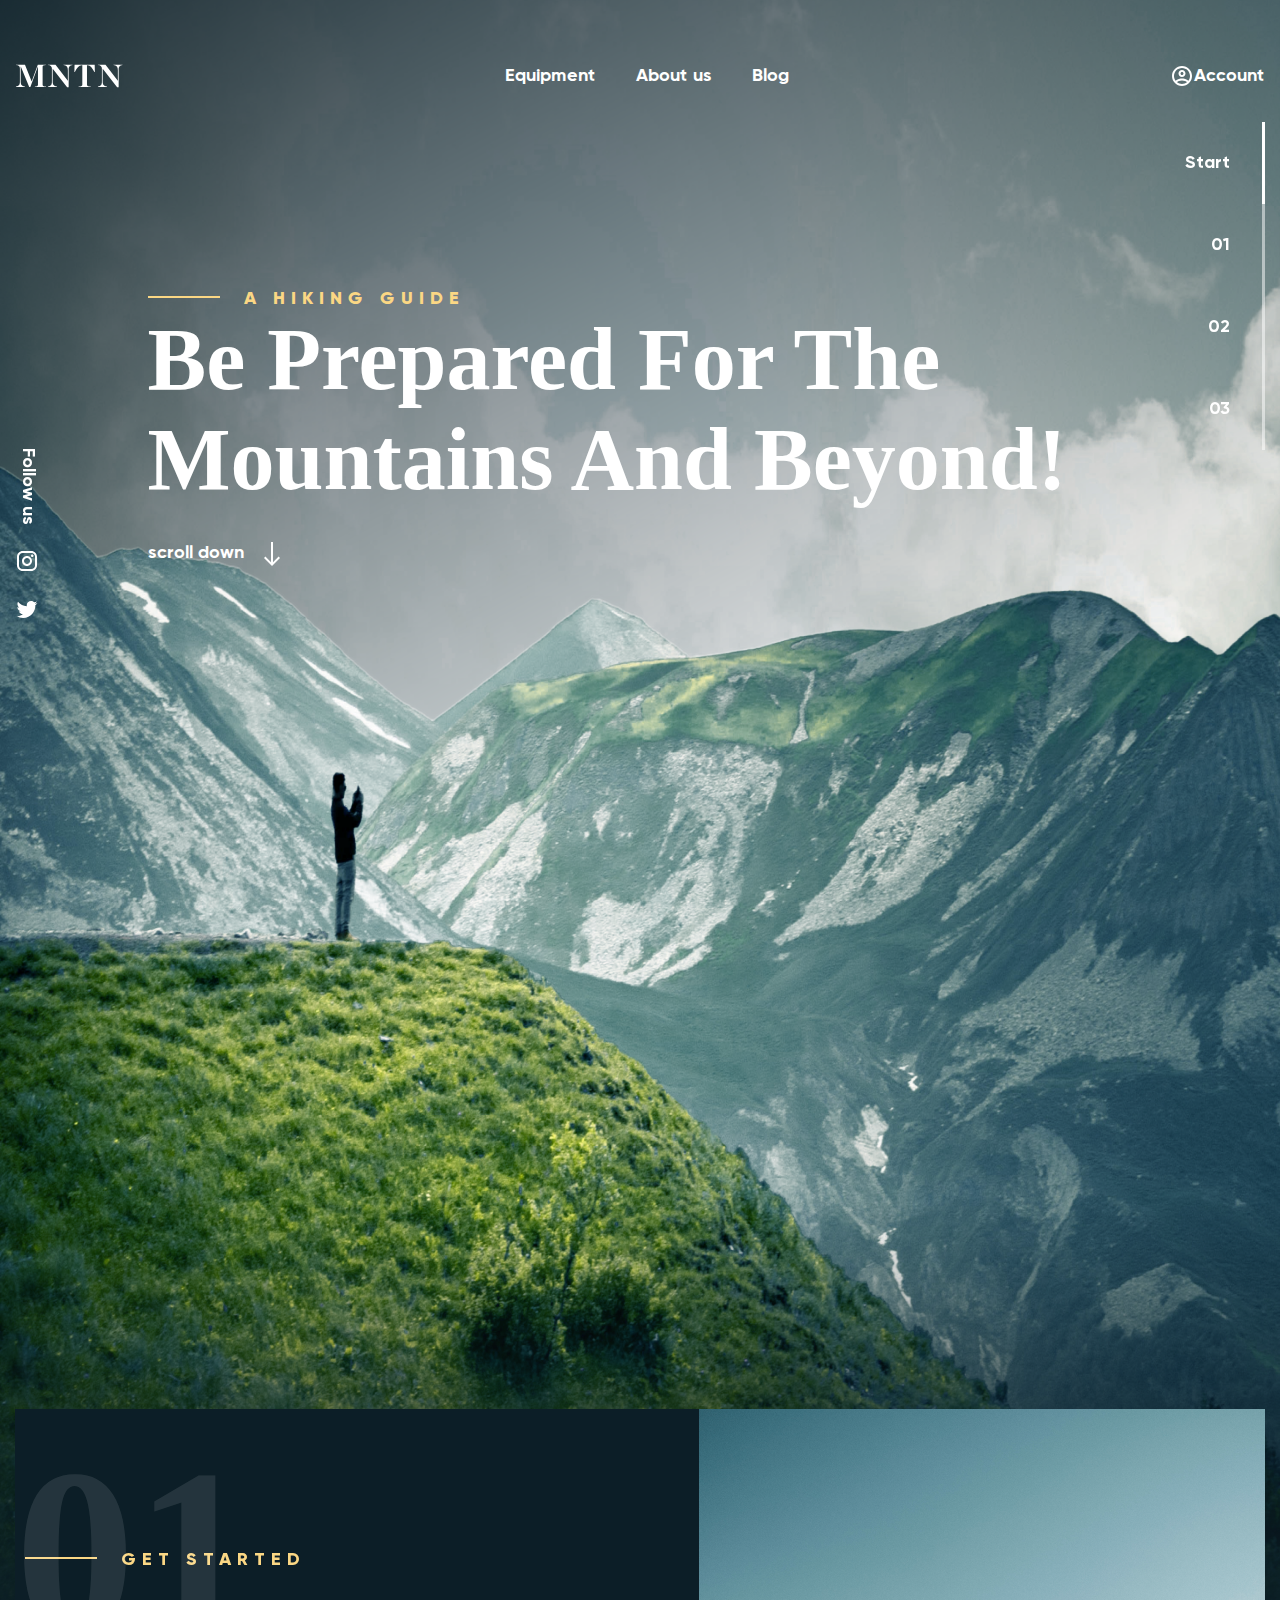
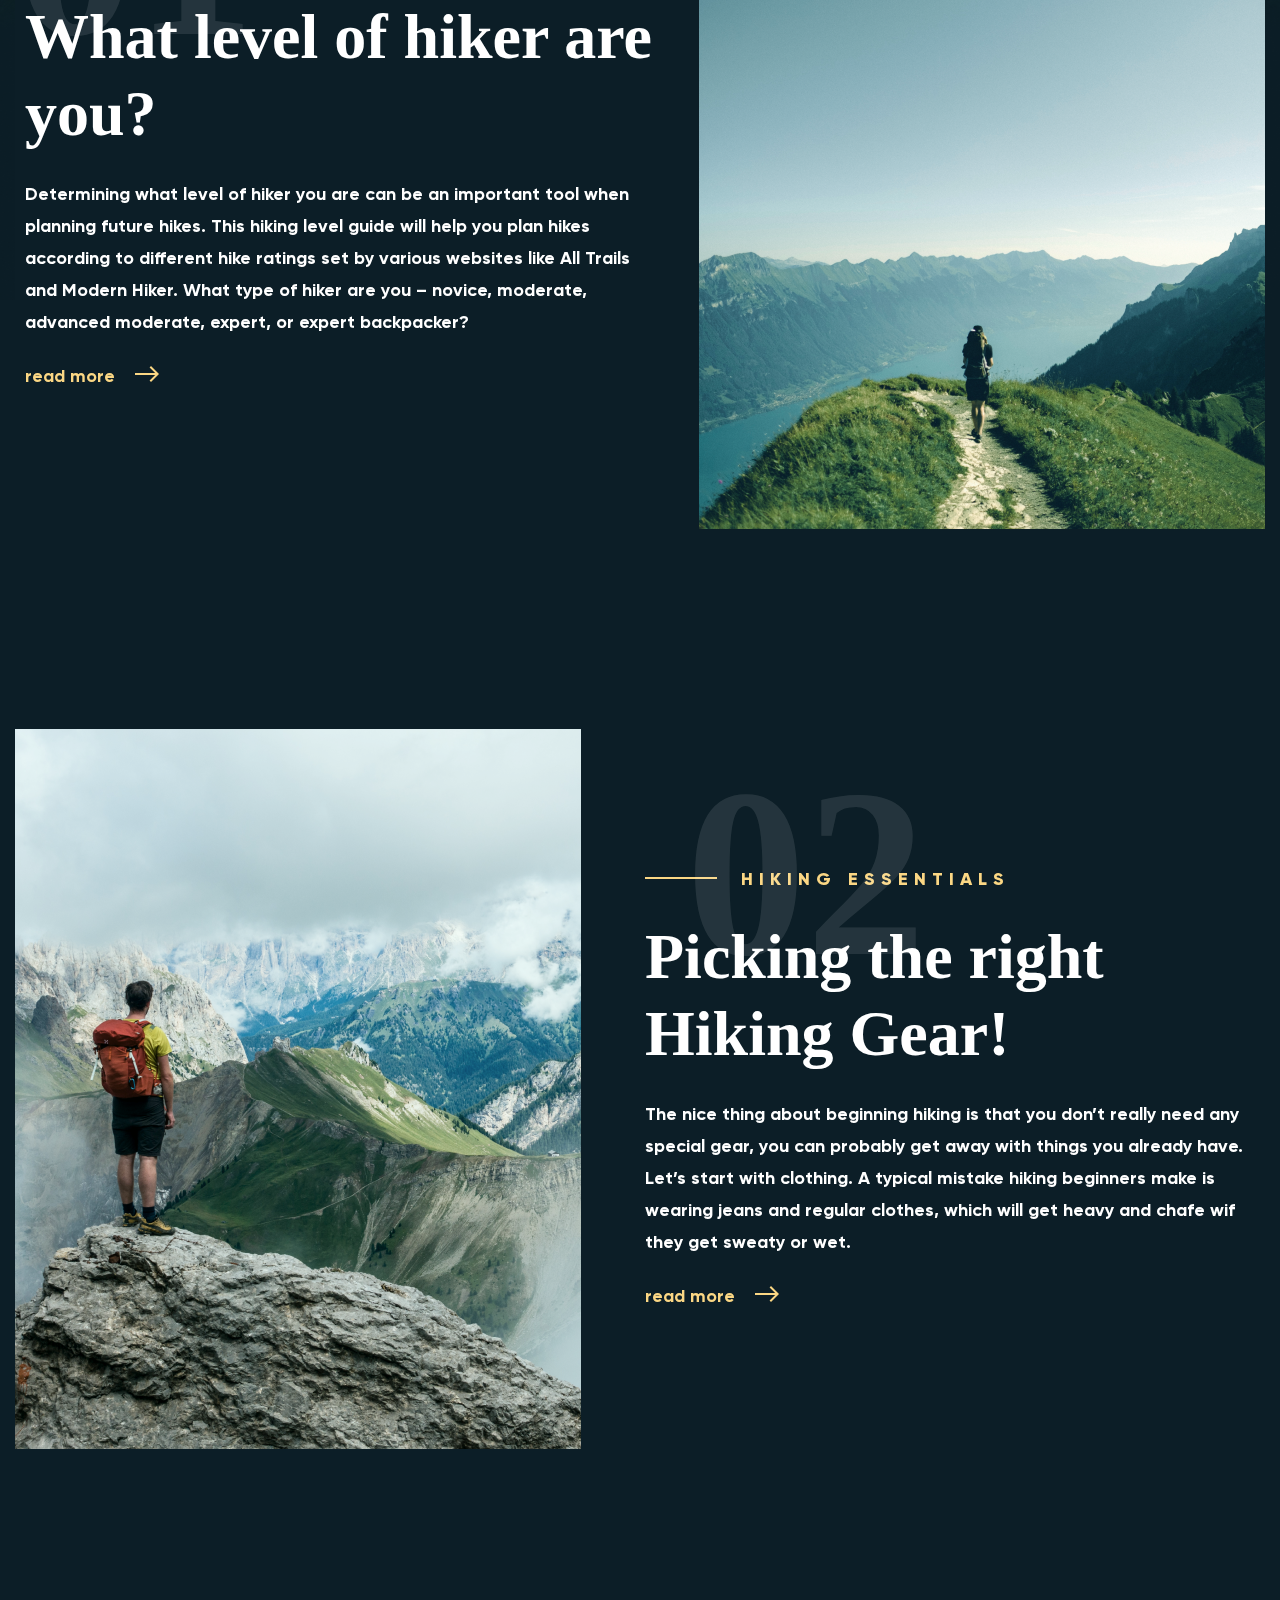
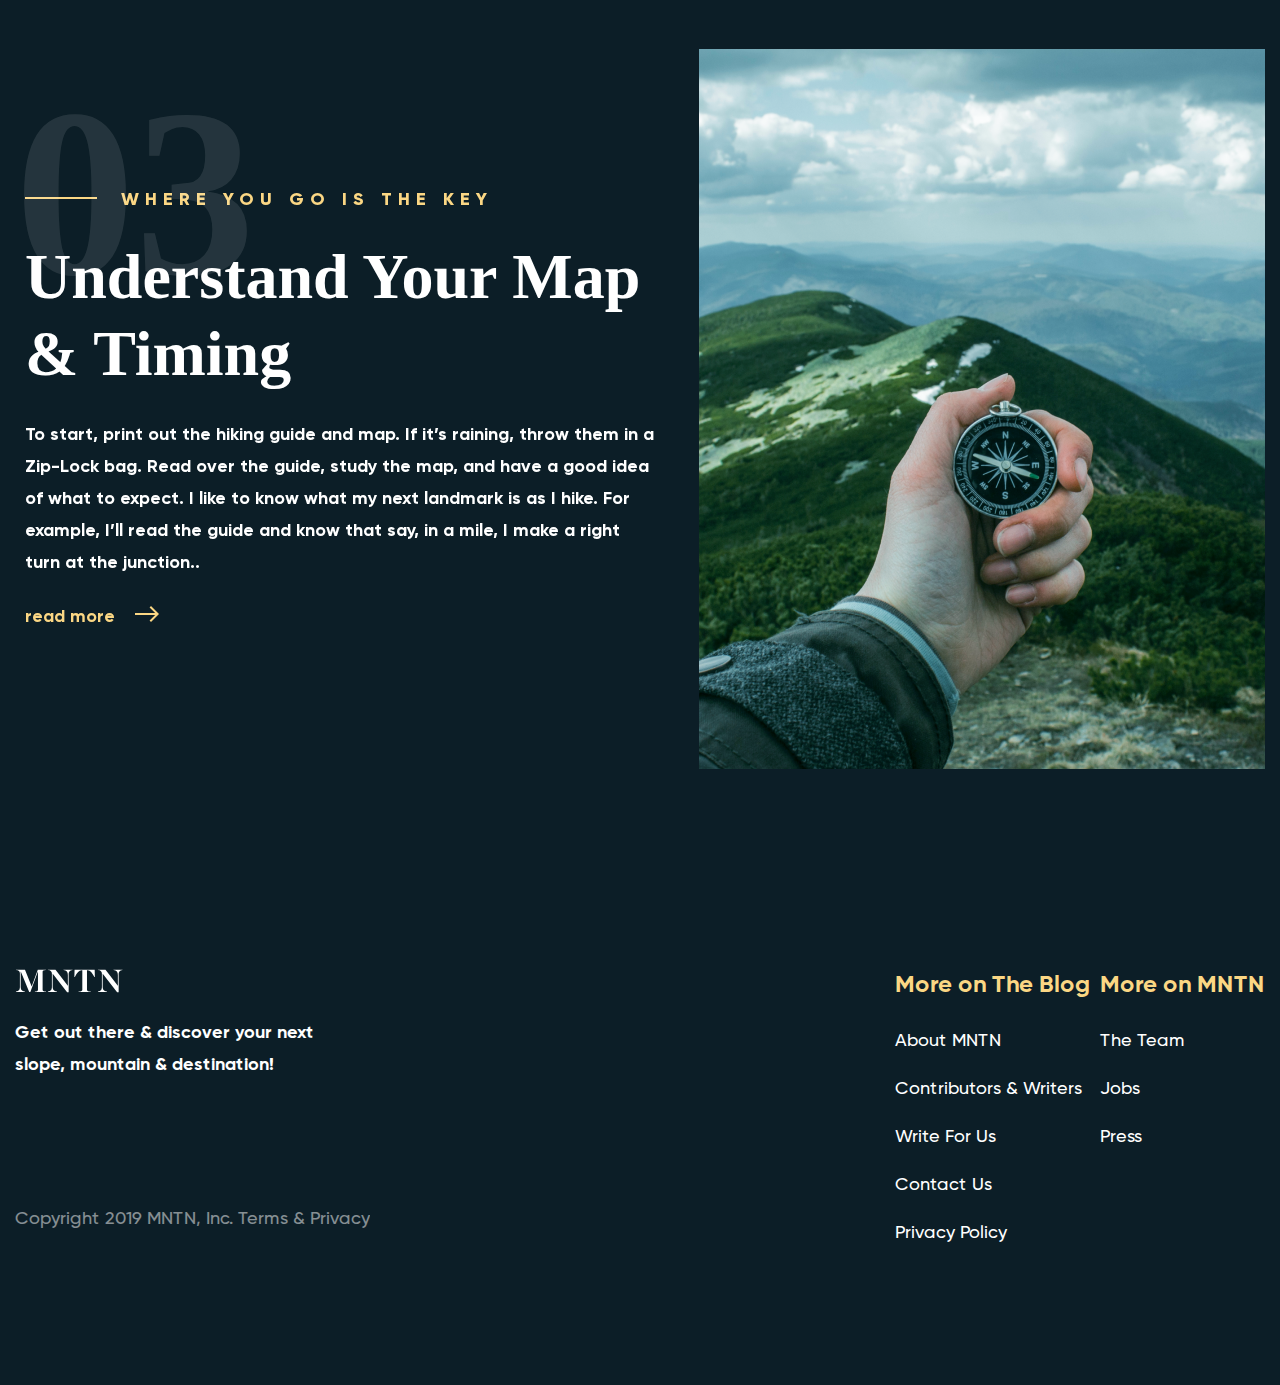
<file: Landing Page MNTN/index.html>
<!DOCTYPE html>
<html lang="en">

<head>
    <meta charset="UTF-8">
    <meta http-equiv="X-UA-Compatible" content="IE=edge">
    <meta name="viewport" content="width=device-width, initial-scale=1.0">
    <title>MNTN</title>
    <link href="http://fonts.cdnfonts.com/css/chronicle-display" rel="stylesheet">
    <link rel="stylesheet" href="css/reset.css">
    <link rel="stylesheet" href="css/style.css">
</head>

<body class="body">
    <div class="background-wrapper">
        <header class="header" id="0">
            <div class="container">
                <div class="header-top">
                    <a href="#" class="logo">
                        <img src="images/Logo.svg" alt="" class="logo__img">
                    </a>
                    <nav class="menu">
                        <ul class="menu__list">
                            <li class="menu__item">
                                <a class="menu__link" href="#">Equipment</a>
                            </li>
                            <li class="menu__item">
                                <a class="menu__link" href="#">About us</a>
                            </li>
                            <li class="menu__item">
                                <a class="menu__link" href="#">Blog</a>
                            </li>
                        </ul>
                    </nav>
                    <div class="account">
                        <img src="images/cart.svg" alt="" class="account__img">
                        <a href="#" class="account__link">Account</a>
                    </div>
                </div>
                <div class="header-content">
                    <div class="header-left">
                        <p class="header-left__text">Follow us</p>
                        <a href="#" class="header-left__link">
                            <img src="images/instagram.svg" alt="" class="header-left__img">
                        </a>
                        <a href="#" class="header-left__link">
                            <img src="images/twitter.svg" alt="" class="header-left__img">
                        </a>
                    </div>
                    <div class="header-center">
                        <h1 class="suptitle header-center__suptitle">A Hiking guide</h1>
                        <p class="header-center__text">Be prepared for the Mountains and beyond!</p>
                        <a href="#1" class="header-center__link">
                            <p class="header-center__link-text">scroll down</p>
                            <img src="images/arrow_downward_24px.svg" alt="" class="header-center__link-img">
                        </a>
                    </div>
                    <div class="header-right">
                        <ul class="scroll-position">
                            <li class="scroll-position__item scroll-position__item--active">
                                <a href="#0" class="scroll-position__link">Start</a>
                            </li>
                            <li class="scroll-position__item">
                                <a href="#1" class="scroll-position__link">01</a>
                            </li>
                            <li class="scroll-position__item">
                                <a href="#2" class="scroll-position__link">02</a>
                            </li>
                            <li class="scroll-position__item">
                                <a href="#3" class="scroll-position__link">03</a>
                            </li>
                        </ul>
                    </div>
                </div>
            </div>
        </header>
        <main class="main">
            <div class="container">
                <div class="main-inner">
                    <div class="main-content" id="1">
                        <img src="images/01.png" alt="" class="main-content_img">
                        <div class="main-content__inner">
                            <h4 class="suptitle main-content__suptitle">GEt Started</h4>
                            <h1 class="main-content__title first">What level of hiker are you?</h1>
                            <p class="main-content__text">Determining what level of hiker you are can be an important
                                tool
                                when
                                planning future hikes. This hiking level guide will help you plan hikes according to
                                different
                                hike ratings set by various websites like All Trails and Modern Hiker. What type of
                                hiker
                                are
                                you – novice, moderate, advanced moderate, expert, or expert backpacker? </p>
                            <a href="#" class="main-content__link">read more</a>
                        </div>
                    </div>
                    <div class="main-content" id="2">
                        <img src="images/02.png" alt="" class="main-content_img">
                        <div class="main-content__inner">
                            <h4 class="suptitle main-content__suptitle">Hiking Essentials</h4>
                            <h1 class="main-content__title second">Picking the right Hiking Gear!</h1>
                            <p class="main-content__text">The nice thing about beginning hiking is that you don’t really
                                need
                                any special gear, you can probably get away with things you already have.
                                Let’s start with clothing. A typical mistake hiking beginners make is wearing jeans and
                                regular
                                clothes, which will get heavy and chafe wif they get sweaty or wet.</p>
                            <a href="#" class="main-content__link">read more</a>
                        </div>
                    </div>
                    <div class="main-content" id="3">
                        <img src="images/03.png" alt="" class="main-content_img">
                        <div class="main-content__inner">
                            <h4 class="suptitle main-content__suptitle">where you go is the key</h4>
                            <h1 class="main-content__title third">Understand Your Map & Timing</h1>
                            <p class="main-content__text">To start, print out the hiking guide and map. If it’s raining,
                                throw
                                them in a Zip-Lock bag. Read over the guide, study the map, and have a good idea of what
                                to
                                expect. I like to know what my next landmark is as I hike. For example, I’ll read the
                                guide
                                and
                                know that say, in a mile, I make a right turn at the junction..</p>
                            <a href="#" class="main-content__link">read more</a>
                        </div>
                    </div>
                </div>
            </div>
        </main>
    </div>
    <footer class="footer">
        <div class="container">
            <div class="footer-inner">
                <div class="footer-left">
                    <a href="#" class="logo">
                        <img src="images/Logo.svg" alt="" class="logo__img footer-left__logo">
                    </a>
                    <p class="footer-left__descr">
                        Get out there & discover your next slope, mountain & destination!
                    </p>
                    <p class="footer-left__copyright">
                        Copyright 2019 MNTN, Inc. Terms & Privacy
                    </p>
                </div>
                <div class="footer-links">
                    <ul class="footer-links__menu">
                        <li class="footer-links__item">
                            <h6 href="" class="footer-links__title">More on The Blog</h6>
                        </li>
                        <li class="footer-links__item">
                            <a href="" class="footer-links__link">About MNTN</a>
                        </li>
                        <li class="footer-links__item">
                            <a href="" class="footer-links__link">Contributors & Writers</a>
                        </li>
                        <li class="footer-links__item">
                            <a href="" class="footer-links__link">Write For Us</a>
                        </li>
                        <li class="footer-links__item">
                            <a href="" class="footer-links__link">Contact Us</a>
                        </li>
                        <li class="footer-links__item">
                            <a href="" class="footer-links__link">Privacy Policy</a>
                        </li>
                    </ul>
                    <ul class="footer-links__menu">
                        <li class="footer-links__item">
                            <h6 href="" class="footer-links__title">More on MNTN</h6>
                        </li>
                        <li class="footer-links__item">
                            <a href="" class="footer-links__link">The Team</a>
                        </li>
                        <li class="footer-links__item">
                            <a href="" class="footer-links__link">Jobs</a>
                        </li>
                        <li class="footer-links__item">
                            <a href="" class="footer-links__link">Press</a>
                        </li>
                    </ul>
                </div>
            </div>
        </div>
        <script src="js/main.js"></script>
    </footer>
</body>

</html>
</file>
<file: Landing Page GoSurf/css/style.css>
body {
    box-sizing: border-box;
    font-family: Fira Sans, sans-serif;
    font-weight: 800;
    color: white;
    background-color: #171919;
}

.container {
    margin: 0 auto;
    max-width: 1236px;
}

.container2 {
    max-width: 1440px;
    margin: 0 auto;
}

a {
    text-decoration: none;
    color: white;
    outline: none !important;
}

button {
    border: none;
    background-color: transparent;
}

.vertical-thin-line {
    display: inline;
    font-weight: 250 !important;
    vertical-align: top;
}

.title {
    font-size: 40px;
    text-transform: uppercase;
}

.pretitle {
    display: inline;
    font-weight: normal;
    font-size: 22px;
    position: relative;
    letter-spacing: 11px;
    text-transform: uppercase;
    color: #FFFFFF;
    opacity: 0.5;
    mix-blend-mode: normal;
}

.pretitle-left::before {
    content: "";
    display: block;
    position: absolute;
    height: 1px;
    width: 80px;
    background-color: white;
    opacity: 0.5;
    top: 50%;
    left: -103px;
}

.pretitle-right::after {
    content: "";
    display: block;
    position: absolute;
    height: 1px;
    width: 80px;
    background-color: white;
    opacity: 0.5;
    top: 50%;
    right: -103px;
}

.link-decor {
    display: flex;
    background-color: #4AF6CD;
    padding: 18px;
    margin-left: 18px;
    position: relative;
}

.link-decor::before {
    content: '';
    display: block;
    position: absolute;
    height: 1px;
    width: 20px;
    background-color: white;
    top: 50%;
    left: -10px;
}

.link-decor::after {
    content: url("../images/linkbtnarrow.png");
    display: block;
    margin-left: 16px;
}

.link-decor-wrapper {
    display: flex;
    font-size: 32px;
    line-height: 48px;
    align-items: center;
}

.shadow-text {
    font-size: 200px;
    line-height: 156px;
    text-transform: uppercase;
    color: #FFFFFF;
    mix-blend-mode: normal;
    opacity: 0.07;
    position: absolute;
    top: 0;
    left: -30%;
}

.header {
    height: 100vh;
    margin-bottom: 157px;
}

.header__svg {
    align-self: flex-end;
}

.header-slider {
    overflow-x: hidden;
    position: absolute;
    height: 100vh;
    width: 100%;
    top: 0;
    left: 0;
}

.header__wr {
    display: flex;
    justify-content: space-between;
}

.slide {
    background-image: url("../images/Background.jpg");
    background-repeat: no-repeat;
    background-size: cover;
    display: flex;
    align-items: flex-end;
    justify-content: flex-end;
}

.header-slide {
    margin-right: 80px;
    padding-bottom: 116px;
    text-align: right;
}

.header-slide__inner+.header-slide__inner {
    margin-top: 55px;
}

.header-slide__inner:nth-child(2) {
    margin-bottom: 30px;
}

.header-slide__pretitle {
    display: inline-block;
    margin-bottom: 30px;
}

.header-slide__shorename {
    font-size: 80px;
}

.header-slide__second-title {
    font-size: 40px;
}

.header-arrows {
    position: absolute;
    right: 80px;
    top: 40px;
    z-index: 10;
}

.arrow+.arrow {
    margin-left: 20px;
}

.header__map {
    right: 0;
    top: 0;
    z-index: 2;
}

.header-left {
    z-index: 3;
    border-right: 1px solid #979797;
    display: flex;
    flex-direction: column;
    align-items: center;
    justify-content: space-between;
    max-height: 100vh;
    min-height: 100vh;
}

.header-left__shadow-text{
    max-width: 500px;
    left: -5%;
}

.header-left__logo-link {
    font-size: 60px;
    line-height: 86px;
    margin-bottom: 40px;
}

.header-left__second {
    margin: 0;
    margin-top: 30px;
    padding: 22px 50px;
}

.header-left__second::before {
    position: absolute;
    transform: rotate(-90deg);
    top: 0;
    left: 0;
    right: 45%;
}

.header-left__list {
    display: flex;
    flex-direction: column;
    align-items: center;
    margin-bottom: 38px;
}

.header-left__item {
    display: flex;
    flex-direction: column;
    align-items: center;
}

.header-left__item+.header-left__item {
    margin-top: 37px;
}

.header-left__item-name {
    padding-top: 6px;
}

.qwe {
    padding: 0 20px;
}

.header-left__img {
    margin-bottom: 20px;
}

.header-left__date-day {
    font-size: 72px;
    margin-bottom: 17px;
}

.header-left__date-wr {
    display: flex;
    font-weight: 300;
    font-size: 16px;
    letter-spacing: 1.4px;
    justify-content: space-between;
    margin-bottom: 30px;
}

.header-left__locate {
    display: flex;
    font-weight: 300;
    font-size: 12px;
    letter-spacing: 1.05px;
    align-items: center;
    padding-bottom: 47px;
}

.header-left__locate-img {
    margin-right: 8px;
}

.header__wr-inner {
    display: flex;
    flex-direction: column;
    z-index: 3;
    justify-content: space-between;
}

.header-slider__bottom {
    z-index: 2;
    margin-right: 80px;
    margin-bottom: 40px;
}

.header-slider__pag {
    display: flex;
}

.pag-inner {
    display: flex;
    border-top: 4px solid white;
    padding-top: 11px;
    align-items: center;
}

.pag-inner--active {
    border-color: #4AF6CD;
}

.pag-inner__number {
    margin-right: 87px;
    font-size: 24px;
}

.pag-inner__name {
    font-weight: 300;
    font-size: 16px;
    line-height: 19px;
}

.pag-inner+.pag-inner {
    margin-left: 40px;
}

.header-slider___scrolldown-btn {
    display: table;
    position: fixed;
    margin-right: auto;
    margin-left: 240px;
    z-index: 2;
    align-self: flex-end;
    margin-bottom: 40px;
}

.section-map {
    margin-bottom: 277px;
}

.map {
    display: flex;
    position: relative;
    margin-bottom: 58px;
}

.map__img {
    margin-left: 92px;
}

.map__coordinates {
    writing-mode: vertical-rl;
    transform: rotate(180deg);
    font-weight: normal;
    font-size: 18px;
    letter-spacing: 8px;
    text-transform: uppercase;
    text-align: center;
    mix-blend-mode: normal;
    opacity: 0.5;
    margin-left: 50px;
}

.map__poi {
    position: absolute;
    left: 264px;
    bottom: 346px;
}

.map__window {
    display: none;
    position: absolute;
    height: 216px;
    width: 283px;
    background: rgba(15, 16, 16, 0.7);
    mix-blend-mode: normal;
    border-radius: 6px;
}

.map__window-wr {
    padding: 28px 38px;
}

.map__window-title-wr {
    display: flex;
    justify-content: space-between;
    margin-bottom: 14px;
}

.map_window-arrow-img {
    align-self: center;
}

.map__window-title {
    font-size: 18px;
    text-transform: uppercase;
}

.map__window-line-decor {
    width: 80px;
    height: 1px;
    background-color: #4AF6CD;
    margin-bottom: 10px;
}

.map__window-country {
    font-weight: normal;
    font-size: 16px;
    margin-bottom: 30px;
}

.map__window-bot-wr {
    display: flex;
    justify-content: space-between;
    align-items: flex-end;
}

.map__window-box-img {
    margin-bottom: 8px;
}

.map__window-box-number {
    font-size: 16px;
    text-align: center;
    margin-bottom: 5px;
}

.map__window-box-wr {
    display: flex;
    flex-direction: column;
    align-items: center;
}

.map__window-box-subtitle {
    font-size: 10px;
    text-align: center;
    text-transform: uppercase;
}

.map__pag-points {
    position: absolute;
    width: 100%;
    height: 100%;
}

.map__pag-point {
    position: absolute;
    height: 24px;
    width: 24px;
    border-radius: 50%;
    background: #4AF6CD;
    box-shadow: 0px 0px 35px rgba(74, 246, 205, 0.837777);
}

#map__pag-point-1 {
    left: 78px;
    bottom: 273px;
}

#map__window-1 {
    left: 78px;
    bottom: 42px;
}

#map__pag-point-2 {
    left: 231px;
    bottom: 312px;
}

#map__window-2 {
    left: 108px;
    bottom: 344px;
}

#map__pag-point-3 {
    left: 425px;
    bottom: 283px;
}

#map__window-3 {
    left: 302px;
    bottom: 312px;
}

#map__pag-point-4 {
    left: 502px;
    bottom: 107px;
}

#map__window-4 {
    left: 378px;
    bottom: 136px;
}

#map__pag-point-5 {
    left: 628px;
    bottom: 386px;
}

#map__window-5 {
    left: 508px;
    bottom: 417px;
}

#map__pag-point-6 {
    left: 729px;
    bottom: 45px;
}

#map__window-6 {
    left: 609px;
    bottom: 75px;
}

#map__pag-point-7 {
    left: 885px;
    bottom: 220px;
}

#map__window-7 {
    left: 765px;
    bottom: 250px;
}

#map__pag-point-8 {
    left: 1108px;
    bottom: 300px;
}

#map__window-8 {
    left: 998px;
    bottom: 330px;
}

#map__pag-point-9 {
    left: 1177px;
    bottom: 106px;
}

#map__window-9 {
    top: 500px;
    left: 890px;
}

.section-map__wr {
    position: absolute;
    right: 0;
}

.section-map__poi {
    position: absolute;
    right: -77px;
}

.section-map__pretitle {
    display: inline-block;
    margin-bottom: 13px;
}

.map-slider__arrows {
    display: table;
    margin-left: auto;
    margin-bottom: 33px;
}

.map-slider {
    overflow-x: hidden;
}

.map-slide {
    visibility: hidden;
}

.map-slide:nth-child(4n+1) {
    margin-top: 32px;
}

.map-slide:nth-child(4n+3) {
    margin-top: 89px;
}

.map-slide__background-img {
    background-image: url('../images/malibu.png');
    background-repeat: no-repeat;
    background-size: cover;
    width: 400px;
    height: 750px;
}

.map-slide__wrapper {
    width: 400px;
    height: 750px;
    display: flex;
    flex-direction: column;
    background: rgba(28, 33, 33, 0.85);
}

.map-slide-next {
    z-index: 2;
}

.map-slide-next .map-slide__wrapper {
    background: none;
}

.map-slide-next .map-slide__link{
    display: block;
}

.map-slide__wr {
    justify-self: stretch;
    height: 598px;
    padding: 72px 40px 0px;
    display: flex;
    flex-direction: column;
    justify-content: space-between;
}

.map-slide__name {
    font-size: 40px;
    text-transform: uppercase;
}

.map-slide__region {
    writing-mode: vertical-rl;
    transform: rotate(180deg);
    font-size: 18px;
    letter-spacing: 8px;
    text-transform: uppercase;
    font-weight: normal;
}

.map-slide__link {
    display: none;
    justify-self: flex-end;
    align-self: center;
}

.swiper-slide--visible {
    visibility: visible;
}


.section-slider {
    margin-bottom: 104px;
    overflow-x: hidden;
}

.section__top-title-wrapper {
    margin-bottom: 176px;
    position: relative;
}

.section__title {
    font-size: 80px;
    text-transform: uppercase;
    position: relative;
    display: inline-block;
    margin-left: 112px;
}

.section__title::after {
    content: "";
    display: block;
    position: absolute;
    height: 1px;
    width: 80px;
    background-color: #4AF6CD;
    top: 1px;
    right: 0;
}

.section__shadow-text {
    position: absolute;
    top: 14px;
    left: -170px;
    font-size: 200px;
    mix-blend-mode: normal;
    opacity: 0.02;
}

.travel-slide {
    background-image: url("../images/travelimagecopy.png");
    background-repeat: no-repeat;
    background-size: 1115px 780px;
}

.section-slide__top {
    text-align: right;
    margin-bottom: 451px;
    padding-top: 95px;
}

.section-slide__title {
    padding-top: 19px;
    font-size: 40px;
    margin-bottom: 38px;
}

.section-slide__title-wr {
    display: flex;
    align-items: center;
}

.travel-slide__mid-img {
    object-fit: cover;
}

.travel-slide__airplane {
    position: absolute;
    object-fit: none;
    right: 0;
    top: 440px;
}

.sleep-slide__airplane {
    position: absolute;
    object-fit: none;
    right: 0;
    top: 472px;
}

.section-slide__title-wr {
    margin-top: 30px;
}

.section-slide__second-title {
    margin-right: 26px;
}

.section-slide__wr {
    margin-bottom: 129px;
}

.section-slide__bot {
    display: flex;
    justify-content: space-between;
}

.section-slide__bot-wr {
    display: flex;
    max-width: 290px;
}

.section-slide__bot-vertical-text {
    writing-mode: vertical-rl;
    transform: rotate(180deg);
    font-size: 18px;
    mix-blend-mode: normal;
    opacity: 0.5;
    font-weight: normal;
    text-align: right;
    letter-spacing: 8px;
}

.section-slide__bot-horizontal-text {
    font-size: 40px;
    font-style: normal;
    margin-left: 18px;
}

.section-slide__bot-horizontal-subtext {
    padding-top: 2px;
    font-weight: normal;
    font-size: 14px;
    letter-spacing: 5.25px;
    text-align: right;
    mix-blend-mode: normal;
    opacity: 0.75;
}

.sleep-slide {
    background-image: url("../images/sleepimage.png");
    background-repeat: no-repeat;
    background-size: 1115px 780px;
}

.section-sw-wr {
    margin-bottom: 66px;
}

.section__link {
    display: table;
    margin: 0 auto;
}

.sleep-slide__stars {
    font-size: 22px;
    letter-spacing: 11px;
    color: #4AF6CD;
    text-shadow: 0px 0px 16px rgba(74, 246, 205, 0.544186);
}

.sleep-section {
    margin-bottom: 300px;
}

.shop-section {
    margin-bottom: 300px;
}

.shop-slide {
    background-image: url("../images/shopimage.png");
    background-repeat: no-repeat;
    background-size: 1054px 590px;
    background-position: right;
}

.shop-wr {
    display: flex;
    justify-content: space-between;
    height: 700px;
}

.shop-left {
    min-width: 436px;
    max-width: 436px;
}

.shop-left {
    margin-top: 152px;
}

.shop-left__title {
    padding-top: 13px;
    font-size: 40px;
    margin-bottom: 47px;
}

.shop-left__stars {
    margin-bottom: 9px;
}

.shop-left__price {
    margin-bottom: 64px;
    font-size: 32px;
}

.shop-center {
    position: relative;
}

.shop-right__arrows {
    display: table;
    margin-left: auto;
    margin-bottom: 414px;
}

.shop-ritht__bottom-title {
    font-size: 28px;
    margin-bottom: 40px;
}

.shop-right__bottom-wrapper {
    display: flex;
    justify-content: space-between;
    align-items: flex-end;
}

.shop-right__bottom-wr {
    display: flex;
    flex-direction: column;
    align-items: center;
}

.shop-right__bottom-wr+.shop-right__bottom-wr {
    margin-left: 87px;
}

.shop-right__bottom-img {
    margin-bottom: 36px;
}

.shop-right__bottom-name {
    font-weight: normal;
    margin-bottom: 16px;
    font-size: 18px;
    mix-blend-mode: normal;
    opacity: 0.5;
    letter-spacing: 8px;
}

.shop-right__bottom-price {
    font-size: 18px;
}

.footer {
    margin: 0 auto;
}

.footer__wrapper {
    display: flex;
    flex-direction: column;
    align-items: center;
}

.footer__link {
    margin-bottom: 27px;
}

.footer__link-second::after {
    content: none;
}

.footer__copy {
    font-weight: 300;
    font-size: 12px;
    line-height: 14px;
    letter-spacing: 1.05px;
    text-transform: uppercase;
    opacity: 0.5;
    margin-bottom: 34px;
}







@media (max-height: 975px) {
    .header__svg {
        object-fit: cover;
        width: auto;
        height: 50%;
    }

    .header-left__item+.header-left__item {
        margin-top: 0px;
    }

    .qwe {
        padding: 0;
    }

    .header-left__list {
        display: grid;
        grid-template-columns: 1fr 1fr;
        grid-template-rows: 1fr 1fr;

    }

    .travel {
        height: 48px;
    }



}

@media (max-height: 900px) {
    .header__svg {
        object-fit: cover;
        width: auto;
        height: 35%;
    }
}

@media (max-height: 720px) {
    .header-left__img {
        display: none;
    }

    .header-left__list {
        margin-bottom: 10px;
    }
}

@media (max-width: 1320px) {
    .header-slider_scrolldown-img {
        display: none;
    }
}

/* svg-config */
.bigcircles, .road, .text {
    display: none;
}

.path--active {
    display: block;
}

.road {
    stroke-dasharray: 17000;
    stroke-dashoffset: 17000;
    animation: smoothRoad 3s;
    animation-fill-mode: forwards;
}

@keyframes smoothRoad {
    to {
        stroke-dashoffset: 0;
    }
}


.text {
    opacity: 0;
    animation: textOpacity 3.01s;
    animation-fill-mode: forwards;
}

@keyframes textOpacity {
    99% {
        opacity: 0;
    }

    100% {
        opacity: 1;
    }
}

.btn-line {
    stroke: #4AF6CD;
    stroke-width: 2;
    stroke-miterlimit: 22.9256
}

.fil0-qwe {
    fill: none
}

#second-line {
    transition: all 1s;
    transform: rotate(90deg);
    transform-origin: center center;
    animation-fill-mode: forwards;
}

.shop-center-btn {
    transform-origin: center center;
    position: absolute;
    background-color: white;
    padding: 4px;
    border-radius: 50%;
    cursor: pointer;
}

#first-shop-center-btn {
    top: 208px;
    left: 167px;
}


#second-shop-center-btn {
    top: 350px;
    left: 0;
}

#third-shop-center-btn {
    bottom: 68px;
    left: 52px;
}

.shop-center__text-wr {
    transition: all 1s;
    animation-fill-mode: forwards;
    opacity: 0;
    position: absolute;
    min-width: 300px;
    max-width: 300px;
    cursor: default;
}

.shop-center__text-wr::before {
    content: "";
    display: block;
    position: absolute;
    height: 1px;
    width: 80px;
    background-color: white;
    opacity: 0.5;
    top: 50%;
    left: -103px;
}

.shop-center__text {
    font-size: 24px;
    text-transform: uppercase;
    font-weight: normal;
}

#first-shop-center__text-wr {
    top: 194px;
    left: 309px;
}

#second-shop-center__text-wr {
    top: 335px;
    left: 144px;
}

#third-shop-center__text-wr {
    bottom: 54px;
    left: 196px;
}

/* reset */

sub, sup {
    /* Specified in % so that the sup/sup is the right size relative to the surrounding text */
    font-size: 75%;

    /* Zero out the line-height so that it doesn't interfere with the positioning that follows */
    line-height: 0;

    /* Where the magic happens: makes all browsers position the sup/sup properly, relative to the surrounding text */
    position: relative;

    /* Note that if you're using Eric Meyer reset.css, this is already set and you can remove this rule */
    vertical-align: baseline;
}

sup {
    /* Move the superscripted text up */
    top: -0.5em;
}

sub {
    /* Move the subscripted text down, but only half as far down as the superscript moved up */
    bottom: -0.25em;
}
</file>
<file: Landing Page MNTN/css/style.css>
@font-face {
    font-family: "Gilroy";
    src: url("../fonts/Gilroy-Bold.woff2") format("woff2"),
        url("../fonts/Gilroy-Bold.woff") format("woff");
    font-style: normal;
    font-weight: bold;
    font-display: swap;
}

@font-face {
    font-family: "Gilroy";
    src: url("../fonts/Gilroy-Extrabold.woff2") format("woff2"),
        url("../fonts/Gilroy-Extrabold.woff") format("woff");
    font-style: normal;
    font-weight: 800;
    font-display: swap;
}

@font-face {
    font-family: "Gilroy";
    src: url("../fonts/Gilroy-Medium.woff2") format("woff2"),
        url("../fonts/Gilroy-Medium.woff") format("woff");
    font-style: normal;
    font-weight: medium;
    font-display: swap;
}

body {
    font-family: "Gilroy", sans-serif;
    font-weight: 700;
    color: white;
    font-size: 18px;
    line-height: 22px;
    background-color: #0C1E27;
}

.container {
    max-width: 1760px;
    margin: 0 auto;
    padding: 0 15px;
}

a {
    text-decoration: none;
    color: white;
}

.suptitle {
    color: #FBD784;
    font-weight: 800;
    letter-spacing: 6px;
    text-transform: uppercase;
}

.suptitle::before {
    content: "";
    display: inline-block;
    width: 72px;
    height: 2px;
    background-color: #FBD784;
    margin-right: 24px;
    margin-bottom: 0.35rem;
}

.background-wrapper{
    background-image: url("../images/BG.png");
    background-repeat: no-repeat;
    background-size: 100% 1900px;
}

.header-top {
    display: flex;
    justify-content: space-between;
    padding-top: 64px;
    align-items: center;
}

.menu__list {
    display: flex;
    white-space: nowrap;
}

.menu__item+.menu__item {
    margin-left: 40px;
}

.account {
    display: flex;
    align-items: center;
}


.header-left {
    display: flex;
    flex-direction: column;
    position: fixed;
    padding-top: 360px;
}

.header-left__text {
    writing-mode: vertical-rl;
}

.header-left__link {
    margin-top: 24px;
}

.header-center {
    display: table;
    padding-top: 200px;
    margin: 0 auto 843px;
}

.header-center__text {
    font-family: "Chronicle Display";
    font-weight: 600;
    font-size: 88px;
    line-height: 100px;
    text-transform: capitalize;
    max-width: 985px;
}

.header-center__link {
    display: flex;
    padding-top: 32px;
}

.header-center__link-text {
    margin-right: 20px;
}

.header-content{
    display: flex;
    flex-direction: column;
}

.header-right {
    position: fixed;
    top: calc(50% - 38px);
    bottom: 50%;
    align-self: flex-end;
}

.scroll-position__item {
    text-align: right;
    border-right: 3px solid rgba(255, 255, 255, .5);
    padding: 30px 32px 30px 0px;
}

.scroll-position__item--active {
    border-color: white;
}

.main-inner {
    background-color: #0C1E27;
    margin: 0 auto;
    max-width: 1462px;
}

.main-content {
    display: flex;
    justify-content: space-between;
    margin-bottom: 200px;
}

.main-content:nth-child(odd) {
    flex-direction: row-reverse;
}

.main-content:nth-child(odd) .main-content__inner {
    padding: 140px 114px 140px 150px;
}

.main-content:nth-child(even) .main-content__inner {
    padding: 140px 0px 140px 264px;
}

.main-content__inner {
    position: relative;
    max-width: 632px;
}

.main-content__suptitle {
    position: relative;
    margin-bottom: 27px;
}

.main-content__title::before {
    position: absolute;
    font-size: 240px;
    line-height: 240px;
    opacity: 0.1;
    top: 24px;
    left: 0px;
}

.first::before {
    content: "01";
}

.second::before {
    content: "02";
    left: 105px;
}

.third::before {
    content: "03";
}

.main-content__title {
    margin-bottom: 27px;
    font-family: Chronicle Display;
    font-style: normal;
    font-weight: 600;
    font-size: 64px;
    line-height: 77px;
}

.main-content__text {
    line-height: 32px;
    margin-bottom: 27px;
}

.main-content__link {
    color: #FBD784;
}

.main-content__link::after {
    content: url("../images/arrow.svg");
    margin-left: 20px;
}

.footer {
    padding-bottom: 120px;
}

.footer-inner {
    display: flex;
    justify-content: space-between;
}

.footer-left__logo {
    margin-bottom: 24px;
}

.footer-left__descr {
    margin-bottom: 122px;
    width: 303px;
    line-height: 32px;
}

.footer-left__copyright {
    font-weight: 500;
    line-height: 32px;
    opacity: 0.5;
}

.footer-links {
    display: flex;
}

.footer-links__menu+.footer-links__menu {
    margin-left: 212px;
}

.footer-links__item {
    margin-bottom: 16px;
}

.footer-links__title {
    font-size: 24px;
    line-height: 32px;
    color: #FBD784;
    margin-bottom: 24px;
}

.footer-links__link {
    font-weight: 500;
    line-height: 32px;
}

@media (max-width: 1480px) {
    .main-content:nth-child(even) .main-content__inner {
        padding: 140px 10px 140px 64px;
    }

    .main-content:nth-child(odd) .main-content__inner {
        padding: 140px 14px 140px 10px;
    }

    .main-content {
        max-width: 1300px;
    }

    .footer-links__menu + .footer-links__menu {
        margin-left: 10px;
    }
}

@media (max-width: 1030px) {
    .header-left{
        display: none;
    }

    .header-right{
        display: none;
    }
    
    .main-content {
        flex-direction: column !important;
    }

    .main-content__inner{
        padding: 0 !important;
    }

    .main-content:nth-child(odd) {
        flex-direction: row;
    }

    .second::before {
        left: 0px;
    }

    .header-center{
        margin-bottom: 400px;
    }

    .background-wrapper{
        background-size: cover;
    }
}

@media (max-width: 560px) {
    .menu{
        display: none;
    }

    .header-center__text{
        font-size: 50px;
        line-height: 60px;
    }

    .footer-inner{
        flex-direction: column-reverse;
    }
}

@media (max-width: 365px) {
    .main-content__title::before{
        font-size: 180px;
    }

    .main-content__title{
        font-size: 50px;
    }
}
</file>
